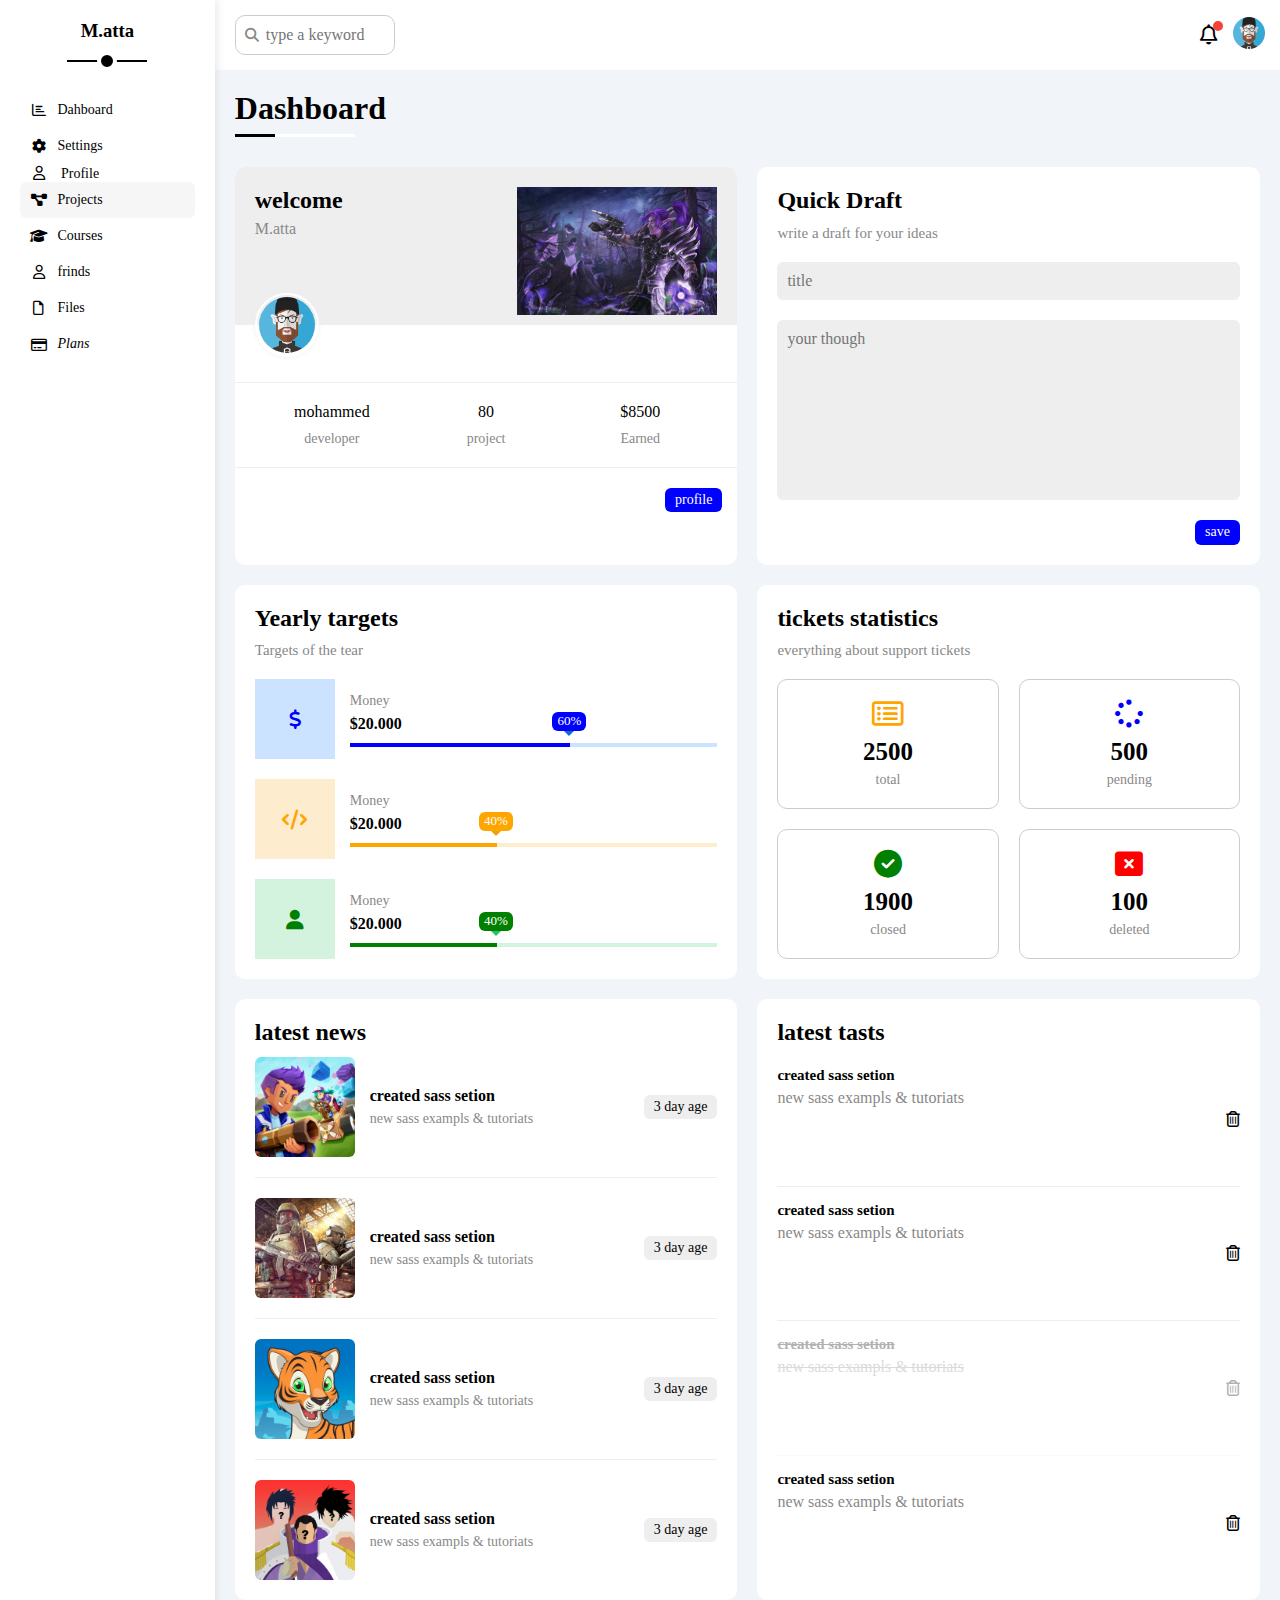
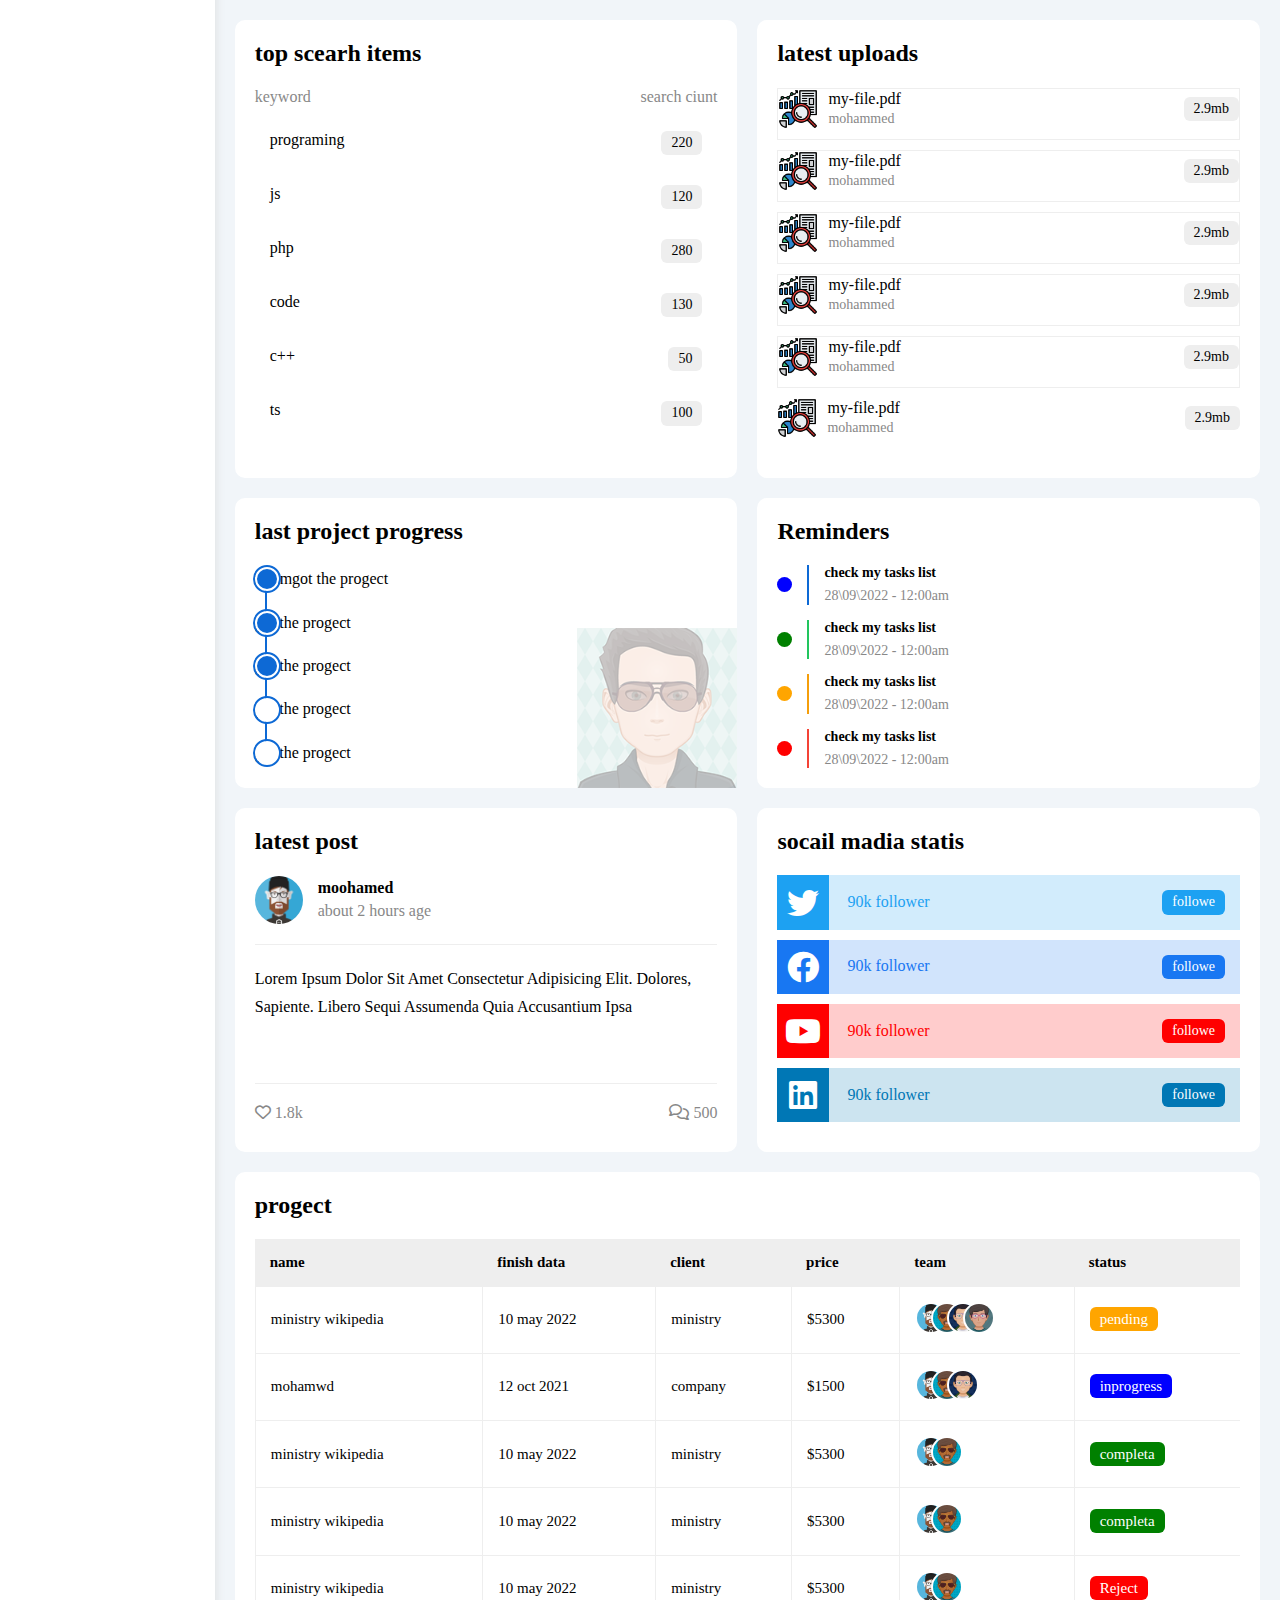
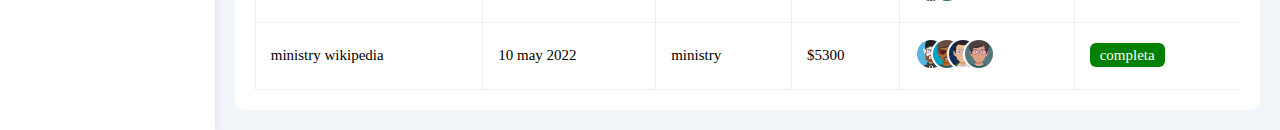
<file: index.html>
<!DOCTYPE html>
<html lang="en">
<head>
    <meta charset="UTF-8">
    <meta name="viewport" content="width=device-width, initial-scale=1.0">
    <link rel="stylesheet" href="css/all.min.css">
    <link rel="stylesheet" href="css/fremwork.css">
    <link rel="stylesheet" href="css/master.css">
    <link rel="stylesheet" href="css/normalize.css">
    
    <link rel="preconnect" href="https://fonts.googleapis.com">
    <link rel="preconnect" href="https://fonts.gstatic.com" crossorigin="">
    <link href="https://fonts.googleapis.com/css2?family=Cairo:wght@300;400;700&amp;display=swap" 
    rel="stylesheet">
    <title>M.atta</title>
</head>
<body>
    <div class="page d-flex"> <!--دف الاب للصفحه-->
        <div class="sideber bg-white p-20 p-relative">
            <h3 class="p-relative txt-c mt-0">M.atta</h3>
            <ul>
                <li>
                    <a class="d-flex align-center fs-14 c-black rad-6 p-10" href="index.html">
                        <i class="fa-regular fa-chart-bar fa-fw"></i>
                        <span>Dahboard</span>
                    </a>
                </li>

                <li>
                    <a class="d-flex align-center fs-14 c-black rad-6 p-10" href="Settings.html">
                        <i class="fa-solid fa-gear fa-fw"></i>
                        <span>Settings</span>
                    </a>
                </li>

                <li>
                    <a class= " -flex align-center fs-14 c-black rad-6 p-10" href="Profile.html">
                        <i class="fa-regular fa-user fa-fw"></i>
                        <span>Profile</span>
                    </a>
                </li>

                <li>
                    <a class="active d-flex align-center fs-14 c-black rad-6 p-10" href="Projects.html">
                        <i class="fa-solid fa-diagram-project fa-fw"></i>
                        <span>Projects</span>
                    </a>
                </li>

                <li>
                    <a class="d-flex align-center fs-14 c-black rad-6 p-10" href="Courses.html">
                        <i class="fa-solid fa-graduation-cap fa-fw"></i>
                        <span>Courses</span>
                    </a>
                </li>

                <li>
                    <a class="d-flex align-center fs-14 c-black rad-6 p-10" href="frinds.html">
                        <i class="fa-regular fa-user fa-fw"></i>
                        <span>frinds</span>
                    </a>
                </li>

                <li>
                    <a class="d-flex align-center fs-14 c-black rad-6 p-10" href="Files.html">
                        <i class="fa-regular fa-file fa-fw"></i>
                        <span>Files</span>
                    </a>
                </li>

                <var>
                    <li>
                        <a class= "d-flex align-center fs-14 c-black rad-6 p-10" href="Plans.html">
                            <i class="fa-regular fa-credit-card fa-fw"></i>
                            <span>Plans</span>
                        </a>
                    </li>
                </var>
            </ul>
        </div>


        <div class="content w-full">  <!--دف الابن للصفحه-->
            <!--start head-->
            <div class="head bg-white p-15 between-flex">
                <div class="search p-relative">
                    <input class="p-10" type="search" placeholder="type a keyword">
                </div>
                <div class="icons d-flex align-center">
                    <span class="notification p-relative "><i class="fa-regular fa-bell fa-lg"></i></span>
                    <pan><img src="image/avatar-01.png"></pan>
                </div>
            </div>
            <!--end head-->
            <h1 class="p-relative ">Dashboard</h1>
            <div class="wrapper d-grid gap-20">
                <div class="welcome bg-white rad-10 txt-c-mobile block-mobile">
                    <div class="intio p-20 d-flex space-between bg-eee">
                        <div>
                            <h2 class="m-0">welcome</h2>
                            <p class="c-grey mt-5">M.atta</p>
                        </div>
                        <img class="hide-mobil" src="image/cat-01.jpg">
                    </div>
                    <img src="image/avatar-01.png" alt="" class="avatar">
                    <div class="body txt-c d-flex p-20 mt-20 mb-20 block-mobile">
                        <div>mohammed<span class="d-block c-grey fs-14 mt-10">developer</span></div>
                        <div>80<span class="d-block c-grey fs-14 mt-10">project</span></div>
                        <div>$8500<span class="d-block c-grey fs-14 mt-10">Earned</span></div>
                    </div>
                    <a href="profile.html" class="visit d-block fs-14 rad-6 bg-blue c-white w-fit btn-shape">profile</a>
                </div>
                <!--start Quick-->
                <div class="Quick p-20 bg-white rad-10">
                        <h2 class="mt-0 mb-10">Quick Draft</h2>
                        <p class="c-grey mt-0 mb-20 fs-15">write a draft for your ideas</p>
                        <form action="">
                            <input class="d-block mb-20 w-full p-10 b-none bg-eee rad-6" type="text" placeholder="title">
                            <textarea class="d-block mb-20 w-full p-10 b-none bg-eee rad-6" placeholder="your though"></textarea>
                            <input class="save d-block fs-14 bg-blue c-white w-fit b-none btn-shape" type="submit" value="save">
                        </form>
                </div>
                <!--end Quick-->


                <!--start targets-->
                <div class="targets p-20 bg-white rad-10">
                    <h2 class="mt-0 mb-10">Yearly targets</h2>
                    <p class="c-grey mt-0 mb-20 fs-15"> Targets of the tear</p>

                    <div class="targets-row mt-20 d-flex align-center blue">
                        <div class="icon center-flex">
                            <i class="fa-solid fa-dollar-sign fa-lg c-blue"></i>
                        </div>
                        <div class="details">
                            <span class="fs-14 c-grey">Money</span>
                            <span class="d-block mt-5 mb-10 fw-bold">$20.000</span>
                            <div class="progress p-relative">
                                <span class="bg-blue blue" style="width: 60%;">
                                <span class="bg-blue">60%</span>
                            </span>
                            </div>
                        </div>
                    </div>

                    <div class="targets-row mt-20 d-flex align-center orange">
                        <div class="icon center-flex">
                            <i class="fa-solid fa-code fa-lg c-orange"></i>
                        </div>
                        <div class="details">
                            <span class="fs-14 c-grey">Money</span>
                            <span class="d-block mt-5 mb-10 fw-bold">$20.000</span>
                            <div class="progress p-relative">
                                <span class="bg-orange orange" style="width: 40%;">
                                <span class="bg-orange">40%</span>
                            </span>
                            </div>
                        </div>
                    </div>

                    <div class="targets-row mt-20 d-flex align-center green">
                        <div class="icon center-flex">
                            <i class="fa-solid fa-user fa-lg c-green"></i>
                        </div>
                        <div class="details">
                            <span class="fs-14 c-grey">Money</span>
                            <span class="d-block mt-5 mb-10 fw-bold">$20.000</span>
                            <div class="progress p-relative">
                                <span class="bg-green green" style="width: 40%;">
                                <span class="bg-green">40%</span>
                            </span>
                            </div>
                        </div>
                    </div>
                </div>
                 <!--start targets-->

                <!--start tickets-->
                <div class="tickets p-20 bg-white rad-10">
                    <h2 class="mt-0 mb-10">tickets statistics</h2>
                    <p class="c-grey mt-0 mb-20 fs-15">everything about support tickets</p>
                    <div class="d-flex txt-c gap-20 f-wrap">
                            <div class="box p-20 rad-10 fs-14 c-grey">
                                <i class="fa-regular fa-rectangle-list fa-2x mb-10 c-orange"></i>
                                    <span class="d-block c-black fw-bold fs-25 mb-5">2500</span>
                                    total
                            </div>

                            <div class="box box p-20 rad-10 fs-14 c-grey">
                                <i class="fa-solid fa-spinner fa-2x mb-10 c-blue"></i>
                                    <span class="d-block c-black fw-bold fs-25 mb-5">500</span>
                                    pending
                            </div>

                            <div class="box box p-20 rad-10 fs-14 c-grey">
                                <i class="fa-solid fa-circle-check fa-2x mb-10 c-green"></i>
                                    <span class="d-block c-black fw-bold fs-25 mb-5">1900</span>
                                closed
                            </div>

                            <div class="box box p-20 rad-10 fs-14 c-grey">
                                <i class="fa-solid fa-rectangle-xmark fa-2x mb-10 c-red"></i>
                                  <span class="d-block c-black fw-bold fs-25 mb-5">100</span>
                                  deleted
                                </div>
                    </div>
                </div>
                                <!--start latest-->
                                <div class="latest p-20 bg-white rad-10 txt-c-mobile">
                                    <h2 class="mt-0 mb-10">latest news </h2>
                                    <div class="new d-flex align-center">
                                            <img src="image/team-01.jpg">
                                            <div class="info">
                                                <h3>created sass setion</h3>
                                                <p class="m-0 fs-14 c-grey">new sass exampls & tutoriats</p>
                                            </div>
                                            <span class="btn-shape bg-eee fs-14 label">3 day age</span>
                                    </div>

                                    <div class="new d-flex align-center">
                                        <img src="image/team-02.jpg">
                                        <div class="info">
                                            <h3>created sass setion</h3>
                                            <p class="m-0 fs-14 c-grey">new sass exampls & tutoriats</p>
                                        </div>
                                        <span class="btn-shape bg-eee fs-14 label">3 day age</span>
                                </div>

                                <div class="new d-flex align-center">
                                    <img src="image/team-03.jpg">
                                    <div class="info">
                                        <h3>created sass setion</h3>
                                        <p class="m-0 fs-14 c-grey">new sass exampls & tutoriats</p>
                                    </div>
                                    <span class="btn-shape bg-eee fs-14 label">3 day age</span>
                            </div>

                            <div class="new d-flex align-center">
                                <img src="image/team-04.jpg">
                                <div class="info">
                                    <h3>created sass setion</h3>
                                    <p class="m-0 fs-14 c-grey">new sass exampls & tutoriats</p>
                                </div>
                                <span class="btn-shape bg-eee fs-14 label">3 day age</span>
                        </div>
                                </div>

                                <!--start tasts-->
                                <div class="tasts p-20 bg-white rad-10">
                                    <h2 class="mt-0 mb-20">latest tasts </h2>
                                    <div class="tast-row between-flex">
                                        <div class="info">
                                            <h3 class="mt-0 mb-5 fs-15">created sass setion</h3>
                                            <p class="m-0 c-grey">new sass exampls & tutoriats</p>
                                        </div>
                                            <i class="fa-regular fa-trash-can delete"></i>
                                    </div>
                                    <div class="tast-row between-flex">
                                        <div class="info">
                                            <h3 class="mt-0 mb-5 fs-15">created sass setion</h3>
                                            <p class="m-0 c-grey">new sass exampls & tutoriats</p>
                                        </div>
                                            <i class="fa-regular fa-trash-can delete"></i>
                                    </div>

                                    <div class="tast-row between-flex done">
                                        <div class="info">
                                            <h3 class="mt-0 mb-5 fs-15">created sass setion</h3>
                                            <p class="m-0 c-grey">new sass exampls & tutoriats</p>
                                        </div>
                                            <i class="fa-regular fa-trash-can delete"></i>
                                    </div>

                                    <div class="tast-row between-flex">
                                        <div class="info">
                                            <h3 class="mt-0 mb-5 fs-15">created sass setion</h3>
                                            <p class="m-0 c-grey">new sass exampls & tutoriats</p>
                                        </div>
                                            <i class="fa-regular fa-trash-can delete"></i>
                                    </div>
                                </div>
                                 <!--start scearh-->
                                <div class="scearh p-20 bg-white rad-10">
                                <h2 class="mt-0 mb-20">top scearh items</h2>
                                <div class="head d-flex space-between c-grey mb-10">
                                    <div>keyword</div>
                                    <div>search ciunt</div>
                                </div>
                                <div class="items d-flex space-between pt-15 pb-15">
                                    <span>programing</span>
                                    <span class="bg-eee fs-14 btn-shape">220</span>
                                </div>

                                <div class="items d-flex space-between pt-15 pb-15">
                                    <span>js</span>
                                    <span class="bg-eee fs-14 btn-shape">120</span>
                                </div>

                                <div class="items d-flex space-between pt-15 pb-15">
                                    <span>php</span>
                                    <span class="bg-eee fs-14 btn-shape">280</span>
                                </div>

                                <div class="items d-flex space-between pt-15 pb-15">
                                    <span>code</span>
                                    <span class="bg-eee fs-14 btn-shape">130</span>
                                </div>

                                <div class="items d-flex space-between pt-15 pb-15">
                                    <span>c++</span>
                                    <span class="bg-eee fs-14 btn-shape">50</span>
                                </div>

                                <div class="items d-flex space-between pt-15 pb-15">
                                    <span>ts</span>
                                    <span class="bg-eee fs-14 btn-shape">100</span>
                                </div>
                                </div>

                                <!--start uploads-->
                                <div class="uploads p-20 bg-white rad-10">
                                <h2 class="mt-0 mb-20">latest uploads </h2>
                                <ul class="m-0">
                                    <li class="between-flex pb-10 mb-10">
                                        <div class="d-flex align-center">
                                            <img class="mr-10" src="image/work-steps-1.png">
                                            <div>
                                                <span class="d-block">my-file.pdf</span>
                                                <span class="fs-14 c-grey">mohammed</span>
                                            </div>
                                        </div>
                                        <div class="bg-eee btn-shape fs-14">2.9mb</div>
                                    </li>

                                    <li class="between-flex pb-10 mb-10">
                                        <div class="d-flex align-center">
                                            <img class="mr-10" src="image/work-steps-1.png">
                                            <div>
                                                <span class="d-block">my-file.pdf</span>
                                                <span class="fs-14 c-grey">mohammed</span>
                                            </div>
                                        </div>
                                        <div class="bg-eee btn-shape fs-14">2.9mb</div>
                                    </li>

                                    <li class="between-flex pb-10 mb-10">
                                        <div class="d-flex align-center">
                                            <img class="mr-10" src="image/work-steps-1.png">
                                            <div>
                                                <span class="d-block">my-file.pdf</span>
                                                <span class="fs-14 c-grey">mohammed</span>
                                            </div>
                                        </div>
                                        <div class="bg-eee btn-shape fs-14">2.9mb</div>
                                    </li>

                                    <li class="between-flex pb-10 mb-10">
                                        <div class="d-flex align-center">
                                            <img class="mr-10" src="image/work-steps-1.png">
                                            <div>
                                                <span class="d-block">my-file.pdf</span>
                                                <span class="fs-14 c-grey">mohammed</span>
                                            </div>
                                        </div>
                                        <div class="bg-eee btn-shape fs-14">2.9mb</div>
                                    </li>

                                    <li class="between-flex pb-10 mb-10">
                                        <div class="d-flex align-center">
                                            <img class="mr-10" src="image/work-steps-1.png">
                                            <div>
                                                <span class="d-block">my-file.pdf</span>
                                                <span class="fs-14 c-grey">mohammed</span>
                                            </div>
                                        </div>
                                        <div class="bg-eee btn-shape fs-14">2.9mb</div>
                                    </li>

                                    <li class="between-flex pb-10 mb-10">
                                        <div class="d-flex align-center">
                                            <img class="mr-10" src="image/work-steps-1.png">
                                            <div>
                                                <span class="d-block">my-file.pdf</span>
                                                <span class="fs-14 c-grey">mohammed</span>
                                            </div>
                                        </div>
                                        <div class="bg-eee btn-shape fs-14">2.9mb</div>
                                    </li>
                                </ul>
                                </div>
                                <!--start project-->
                                <div class="project p-20 bg-white rad-10 p-relative">
                                    <h2 class="mt-0 mb-20">last project progress </h2>
                                    <ul class="m-0 p-relative">
                                        <li class="mt-25 d-flex align-center done"> mmmgot the progect</li>
                                        <li class="mt-25 d-flex align-center done"> got the progect</li>
                                        <li class="mt-25 d-flex align-center done"> got the progect</li>
                                        <li class="mt-25 d-flex align-center current"> got the progect</li>
                                        <li class="mt-25 d-flex align-center "> got the progect</li>
                                    </ul>
                                    <img class="icon hide-mobil" src="image/avatar-06.png">
                                    </div>

                              <!--start reminders-->
                                <div class="reminders p-20 bg-white rad-10 p-relative">
                                <h2 class="mt-0 mb-25">Reminders </h2>
                                <ul class="m-0">
                                    <li class="d-flex align-center mt-15">
                                        <span class="key bg-blue mr-15 d-block rad-half"></span>
                                        <div class="pl-15 blue">
                                            <p class="fs-14 fw-bold mt-0 mb-5">check my tasks list</p>
                                            <span class="fs-14 c-grey">28\09\2022 - 12:00am</span>
                                        </div>
                                    </li>
                                    <li class="d-flex align-center mt-15">
                                        <span class="key bg-green mr-15 d-block rad-half"></span>
                                        <div class="pl-15 green">
                                            <p class="fs-14 fw-bold mt-0 mb-5">check my tasks list</p>
                                            <span class="fs-14 c-grey">28\09\2022 - 12:00am</span>
                                        </div>
                                    </li>
                                    <li class="d-flex align-center mt-15">
                                        <span class="key bg-orange mr-15 d-block rad-half"></span>
                                        <div class="pl-15 orange">
                                            <p class="fs-14 fw-bold mt-0 mb-5">check my tasks list</p>
                                            <span class="fs-14 c-grey">28\09\2022 - 12:00am</span>
                                        </div>
                                    </li>
                                    <li class="d-flex align-center mt-15">
                                        <span class="key bg-red mr-15 d-block rad-half"></span>
                                        <div class="pl-15 red">
                                            <p class="fs-14 fw-bold mt-0 mb-5">check my tasks list</p>
                                            <span class="fs-14 c-grey">28\09\2022 - 12:00am</span>
                                        </div>
                                    </li>
                                </ul>
                                </div>

                                  <!--start post-->
                                <div class="post p-20 bg-white rad-10 p-relative">
                                    <h2 class="mt-0 mb-20">latest post</h2>
                                    <div class="top d-flex align-center">
                                        <img class="avatar mr-15" src="image/avatar-01.png">
                                        <div class="info">
                                            <span class="d-block mb-5 fw-bold">moohamed</span>
                                            <span class="c-grey">about 2 hours age</span>
                                        </div>
                                    </div>
                                    <div class="post-content txt-c-mobile pt-20 mt-20 mb-20">
                                        Lorem ipsum dolor sit amet consectetur adipisicing elit. 
                                        Dolores, sapiente. Libero sequi assumenda quia accusantium ipsa
                                    </div>
                                    <div class="post-stats between-flex c-grey">
                                        <div>
                                            <i class="fa-regular fa-heart"></i>
                                            <span>1.8k</span>
                                        </div>
                                        <div>
                                            <i class="fa-regular fa-comments"></i>
                                            <span>500</span>
                                        </div>
                                    </div>
                                </div>

                <!--start socail madia statis--> <!--موقع بلانت كرر للالوان الايقونات brand color-->
                                <div class="socail p-20 bg-white rad-10 p-relative">
                                    <h2 class="mt-0 mb-25">socail madia statis</h2>
                                    <div class="box twitter p-15 p-relative mb-10 between-flex">
                                        <i class="fa-brands fa-twitter fa-2x c-white h-full center-flex"></i>
                                        <span>90k follower</span>
                                        <a class="fs-14 c-white btn-shape" href="#">followe</a>
                                    </div>
                                    <div class="box facebook p-15 p-relative mb-10 between-flex">
                                        <i class="fa-brands fa-facebook fa-2x c-white h-full center-flex"></i>
                                        <span>90k follower</span>
                                        <a class="fs-14 c-white btn-shape" href="#">followe</a>
                                    </div>
                                    <div class="box youtube p-15 p-relative mb-10 between-flex">
                                        <i class="fa-brands fa-youtube fa-2x c-white h-full center-flex"></i>
                                        <span>90k follower</span>
                                        <a class="fs-14 c-white btn-shape" href="#">followe</a>
                                    </div>
                                    <div class="box linkedin p-15 p-relative mb-10 between-flex">
                                        <i class="fa-brands fa-linkedin fa-2x c-white h-full center-flex"></i>
                                        <span>90k follower</span>
                                        <a class="fs-14 c-white btn-shape" href="#">followe</a>
                                    </div>
                                </div>
            </div> <!--النهايه دف الجرد-->
            <!--start label-->
            <div class="progect p-20 bg-white rad-10 m-20">
                <h2 class="mt-0 mb-20">progect</h2>
                <div class="responsive-table">
                    <table class="fs-15 w-fit">
                        <thead>
                            <tr>
                                <td>name</td>
                                <td>finish data</td>
                                <td>client</td>
                                <td>price</td>
                                <td>team</td>
                                <td>status</td>
                            </tr>
                        </thead>
                        <tbody>
                            <tr>
                                <td>ministry wikipedia</td>
                                <td> 10 may 2022</td>
                                <td>ministry</td>
                                <td>$5300</td>
                                <td>
                                    <img src="image/avatar-01.png">
                                    <img src="image/avatar-02.png">
                                    <img src="image/avatar-03.png">
                                    <img src="image/avatar-04.png">
                                </td>
                                <td>
                                    <span class="label btn-shape bg-orange c-white">pending</span>
                                </td>
                            </tr>

                            <tr>
                                <td>mohamwd</td>
                                <td> 12 oct 2021</td>
                                <td>company</td>
                                <td>$1500</td>
                                <td>
                                    <img src="image/avatar-01.png">
                                    <img src="image/avatar-02.png">
                                    <img src="image/avatar-03.png">
                                </td>
                                <td>
                                    <span class="label btn-shape bg-blue c-white">inprogress</span>
                                </td>
                            </tr>

                            <tr>
                                <td>ministry wikipedia</td>
                                <td> 10 may 2022</td>
                                <td>ministry</td>
                                <td>$5300</td>
                                <td>
                                    <img src="image/avatar-01.png">
                                    <img src="image/avatar-02.png">
                                </td>
                                <td>
                                    <span class="label btn-shape bg-green c-white">completa</span>
                                </td>
                            </tr>

                            <tr>
                                <td>ministry wikipedia</td>
                                <td> 10 may 2022</td>
                                <td>ministry</td>
                                <td>$5300</td>
                                <td>
                                    <img src="image/avatar-01.png">
                                    <img src="image/avatar-02.png">
                                </td>
                                <td>
                                    <span class="label  btn-shape bg-green c-white">completa</span>
                                </td>
                            </tr>

                            <tr>
                                <td>ministry wikipedia</td>
                                <td> 10 may 2022</td>
                                <td>ministry</td>
                                <td>$5300</td>
                                <td>
                                    <img src="image/avatar-01.png">
                                    <img src="image/avatar-02.png">
                                </td>
                                <td>
                                    <span class="label btn-shape bg-red c-white">Reject</span>
                                </td>
                            </tr>

                            <tr>
                                <td>ministry wikipedia</td>
                                <td> 10 may 2022</td>
                                <td>ministry</td>
                                <td>$5300</td>
                                <td>
                                    <img src="image/avatar-01.png">
                                    <img src="image/avatar-02.png">
                                    <img src="image/avatar-03.png">
                                    <img src="image/avatar-04.png">
                                </td>
                                <td>
                                    <span class="label btn-shape bg-green c-white">completa</span>
                                </td>
                            </tr>
                        </tbody>
                    </table>
                </div>
            </div>
        </div>  <!-- نهايه دف الابن للصفحه-->
    </div> <!-- نهايه دف الاب للصفحه -->
</body>
</html>
</file>
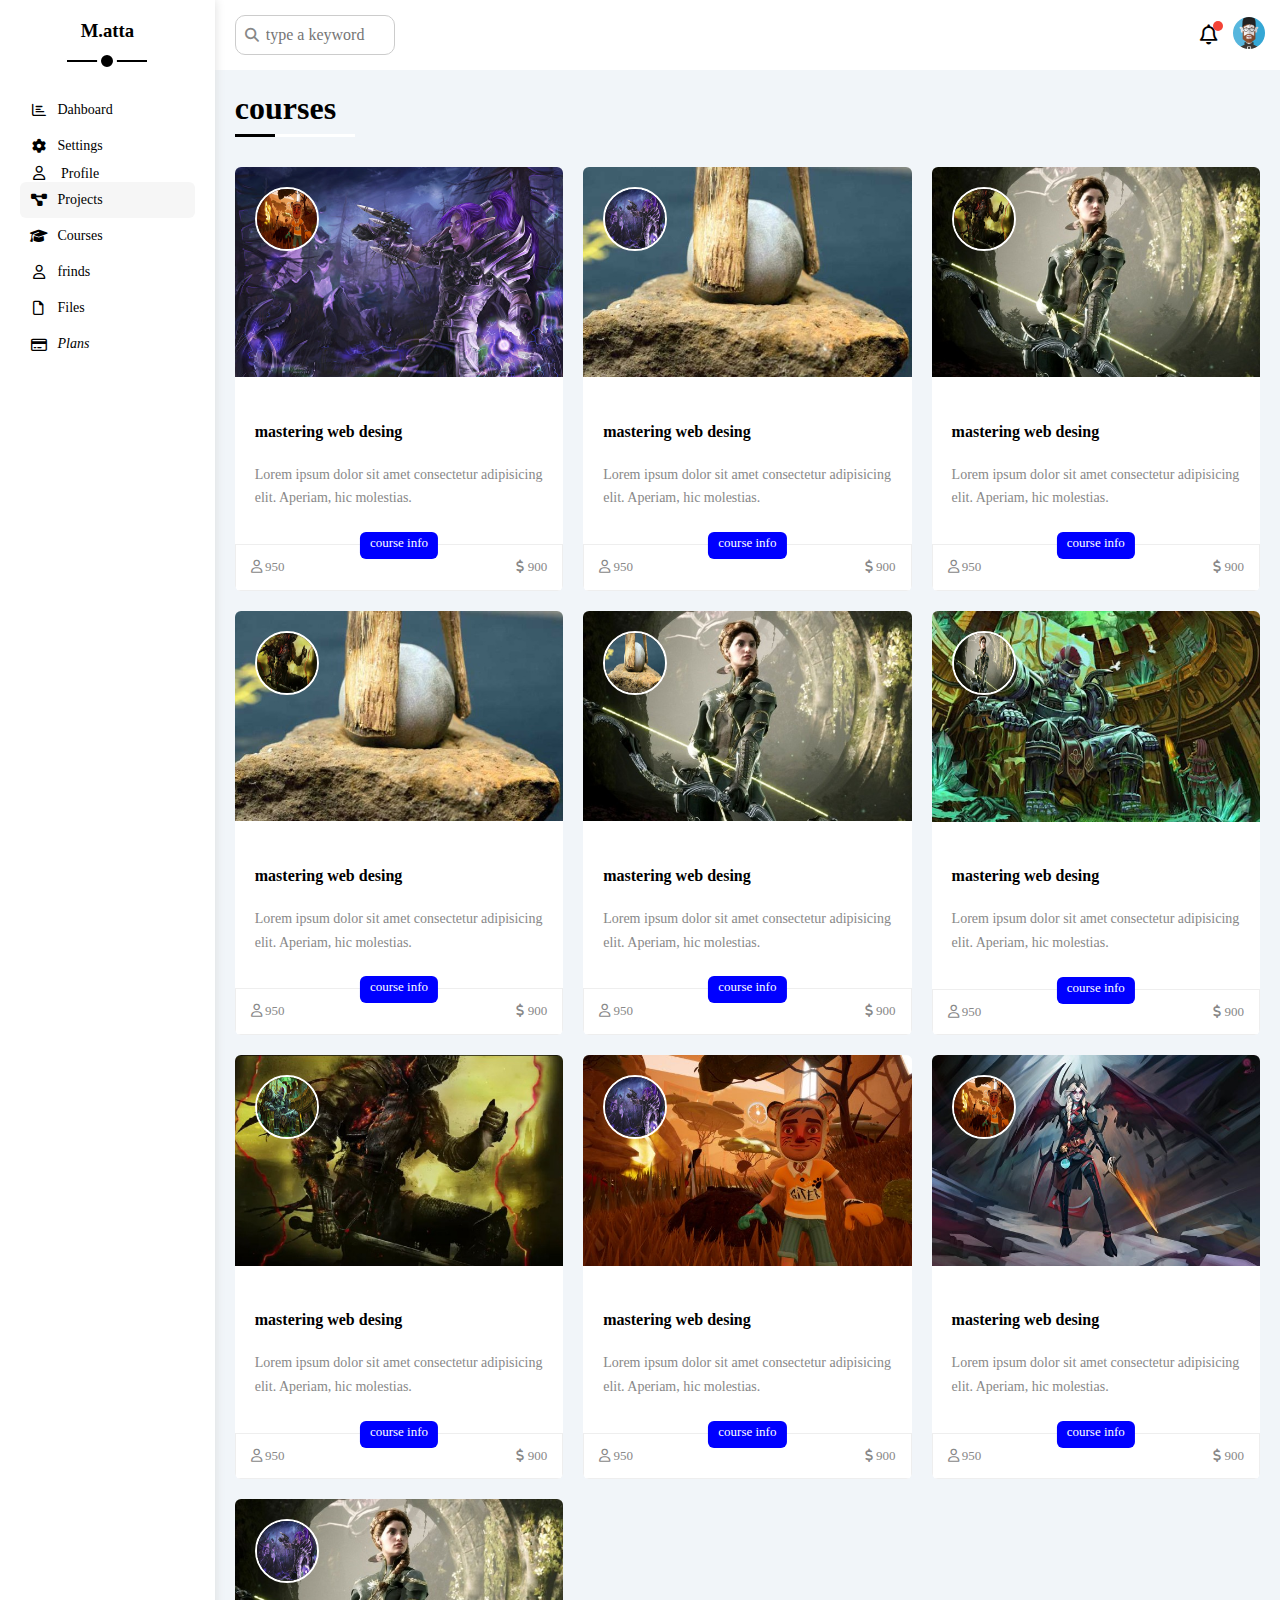
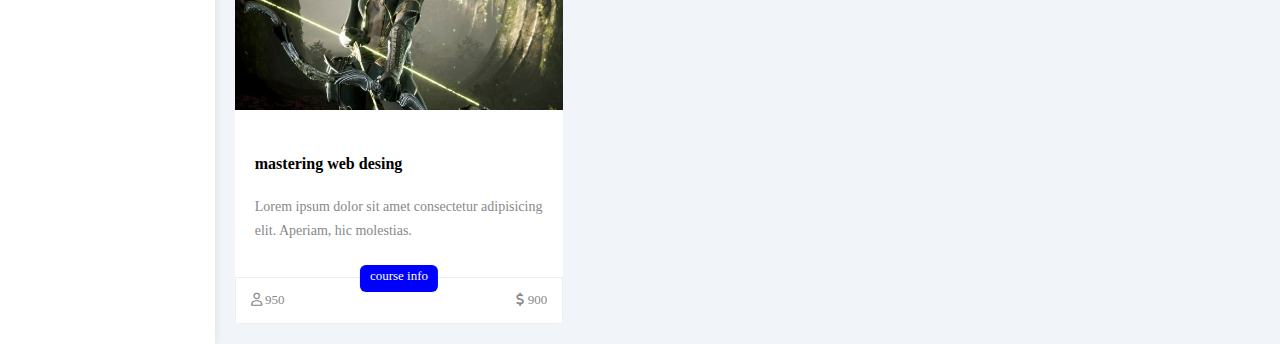
<file: courses.html>
<!DOCTYPE html>
<html lang="en">
<head>
    <meta charset="UTF-8">
    <meta name="viewport" content="width=device-width, initial-scale=1.0">
    <link rel="stylesheet" href="css/all.min.css">
    <link rel="stylesheet" href="css/fremwork.css">
    <link rel="stylesheet" href="css/master.css">
    <link rel="stylesheet" href="css/normalize.css">
    
    <link rel="preconnect" href="https://fonts.googleapis.com">
    <link rel="preconnect" href="https://fonts.gstatic.com" crossorigin="">
    <link href="https://fonts.googleapis.com/css2?family=Cairo:wght@300;400;700&amp;display=swap" 
    rel="stylesheet">
    <title>courses</title>
</head>
<body>
    <div class="page d-flex"> <!--دف الاب للصفحه-->
        <div class="sideber bg-white p-20 p-relative">
            <h3 class="p-relative txt-c mt-0">M.atta</h3>
            <ul>
                <li>
                    <a class="d-flex align-center fs-14 c-black rad-6 p-10" href="index.html">
                        <i class="fa-regular fa-chart-bar fa-fw"></i>
                        <span>Dahboard</span>
                    </a>
                </li>

                <li>
                    <a class="d-flex align-center fs-14 c-black rad-6 p-10" href="Settings.html">
                        <i class="fa-solid fa-gear fa-fw"></i>
                        <span>Settings</span>
                    </a>
                </li>

                <li>
                    <a class= " -flex align-center fs-14 c-black rad-6 p-10" href="Profile.html">
                        <i class="fa-regular fa-user fa-fw"></i>
                        <span>Profile</span>
                    </a>
                </li>

                <li>
                    <a class="active d-flex align-center fs-14 c-black rad-6 p-10" href="Projects.html">
                        <i class="fa-solid fa-diagram-project fa-fw"></i>
                        <span>Projects</span>
                    </a>
                </li>

                <li>
                    <a class="d-flex align-center fs-14 c-black rad-6 p-10" href="Courses.html">
                        <i class="fa-solid fa-graduation-cap fa-fw"></i>
                        <span>Courses</span>
                    </a>
                </li>

                <li>
                    <a class="d-flex align-center fs-14 c-black rad-6 p-10" href="frinds.html">
                        <i class="fa-regular fa-user fa-fw"></i>
                        <span>frinds</span>
                    </a>
                </li>

                <li>
                    <a class="d-flex align-center fs-14 c-black rad-6 p-10" href="Files.html">
                        <i class="fa-regular fa-file fa-fw"></i>
                        <span>Files</span>
                    </a>
                </li>

                <var>
                    <li>
                        <a class= "d-flex align-center fs-14 c-black rad-6 p-10" href="Plans.html">
                            <i class="fa-regular fa-credit-card fa-fw"></i>
                            <span>Plans</span>
                        </a>
                    </li>
                </var>
            </ul>
        </div>


        <div class="content w-full">  <!--دف الابن للصفحه-->
            <!--start head-->
            <div class="head bg-white p-15 between-flex">
                <div class="search p-relative">
                    <input class="p-10" type="search" placeholder="type a keyword">
                </div>
                <div class="icons d-flex align-center">
                    <span class="notification p-relative "><i class="fa-regular fa-bell fa-lg"></i></span>
                    <span><img src="image/avatar-01.png"></span>
                </div>
            </div>
            <!--end head-->

            <!--start courses-->
            <h1 class="p-relative ">courses</h1>
            <div class="courses d-grid m-20 gap-20">
                <div class="course bg-white rad-6 p-relative">
                    <img class="cover" src="image/cat-01.jpg" alt="">
                    <img class="instructor" src="image/cat-02.jpg" alt="">
                    <div class="p-20">
                        <h4>mastering web desing</h4>
                        <p class="dascription c-grey mt-15 fs-14">Lorem ipsum dolor sit amet consectetur adipisicing elit. Aperiam, hic molestias.</label></p>
                    </div>
                    <div class="info p-15 p-relative between-flex">
                         <span class="title bg-blue c-white btn-shape">course info</span>
                         <span class="c-grey"><i class="fa-regular fa-user"></i> 950</span>
                         <span class="c-grey"><i class="fa-solid fa-dollar-sign"></i> 900</span>
                    </div>
                </div>

                <div class="course bg-white rad-6 p-relative">
                    <img class="cover" src="image/cat-07.jpg" alt="">
                    <img class="instructor" src="image/cat-01.jpg" alt="">
                    <div class="p-20">
                        <h4>mastering web desing</h4>
                        <p class="dascription c-grey mt-15 fs-14">Lorem ipsum dolor sit amet consectetur adipisicing elit. Aperiam, hic molestias.</label></p>
                    </div>
                    <div class="info p-15 p-relative between-flex">
                         <span class="title bg-blue c-white btn-shape">course info</span>
                         <span class="c-grey"><i class="fa-regular fa-user"></i> 950</span>
                         <span class="c-grey"><i class="fa-solid fa-dollar-sign"></i> 900</span>
                    </div>
                </div>

                <div class="course bg-white rad-6 p-relative">
                    <img class="cover" src="image/cat-03.jpg" alt="">
                    <img class="instructor" src="image/cat-05.jpg" alt="">
                    <div class="p-20">
                        <h4>mastering web desing</h4>
                        <p class="dascription c-grey mt-15 fs-14">Lorem ipsum dolor sit amet consectetur adipisicing elit. Aperiam, hic molestias.</label></p>
                    </div>
                    <div class="info p-15 p-relative between-flex">
                         <span class="title bg-blue c-white btn-shape">course info</span>
                         <span class="c-grey"><i class="fa-regular fa-user"></i> 950</span>
                         <span class="c-grey"><i class="fa-solid fa-dollar-sign"></i> 900</span>
                    </div>
                </div>

                <div class="course bg-white rad-6 p-relative">
                    <img class="cover" src="image/cat-07.jpg" alt="">
                    <img class="instructor" src="image/cat-05.jpg" alt="">
                    <div class="p-20">
                        <h4>mastering web desing</h4>
                        <p class="dascription c-grey mt-15 fs-14">Lorem ipsum dolor sit amet consectetur adipisicing elit. Aperiam, hic molestias.</label></p>
                    </div>
                    <div class="info p-15 p-relative between-flex">
                         <span class="title bg-blue c-white btn-shape">course info</span>
                         <span class="c-grey"><i class="fa-regular fa-user"></i> 950</span>
                         <span class="c-grey"><i class="fa-solid fa-dollar-sign"></i> 900</span>
                    </div>
                </div>

                <div class="course bg-white rad-6 p-relative">
                    <img class="cover" src="image/cat-03.jpg" alt="">
                    <img class="instructor" src="image/cat-07.jpg" alt="">
                    <div class="p-20">
                        <h4>mastering web desing</h4>
                        <p class="dascription c-grey mt-15 fs-14">Lorem ipsum dolor sit amet consectetur adipisicing elit. Aperiam, hic molestias.</label></p>
                    </div>
                    <div class="info p-15 p-relative between-flex">
                         <span class="title bg-blue c-white btn-shape">course info</span>
                         <span class="c-grey"><i class="fa-regular fa-user"></i> 950</span>
                         <span class="c-grey"><i class="fa-solid fa-dollar-sign"></i> 900</span>
                    </div>
                </div>

                <div class="course bg-white rad-6 p-relative">
                    <img class="cover" src="image/cat-06.jpg" alt="">
                    <img class="instructor" src="image/cat-03.jpg" alt="">
                    <div class="p-20">
                        <h4>mastering web desing</h4>
                        <p class="dascription c-grey mt-15 fs-14">Lorem ipsum dolor sit amet consectetur adipisicing elit. Aperiam, hic molestias.</label></p>
                    </div>
                    <div class="info p-15 p-relative between-flex">
                         <span class="title bg-blue c-white btn-shape">course info</span>
                         <span class="c-grey"><i class="fa-regular fa-user"></i> 950</span>
                         <span class="c-grey"><i class="fa-solid fa-dollar-sign"></i> 900</span>
                    </div>
                </div>

                <div class="course bg-white rad-6 p-relative">
                    <img class="cover" src="image/cat-05.jpg" alt="">
                    <img class="instructor" src="image/cat-06.jpg" alt="">
                    <div class="p-20">
                        <h4>mastering web desing</h4>
                        <p class="dascription c-grey mt-15 fs-14">Lorem ipsum dolor sit amet consectetur adipisicing elit. Aperiam, hic molestias.</label></p>
                    </div>
                    <div class="info p-15 p-relative between-flex">
                         <span class="title bg-blue c-white btn-shape">course info</span>
                         <span class="c-grey"><i class="fa-regular fa-user"></i> 950</span>
                         <span class="c-grey"><i class="fa-solid fa-dollar-sign"></i> 900</span>
                    </div>
                </div>

                <div class="course bg-white rad-6 p-relative">
                    <img class="cover" src="image/cat-02.jpg" alt="">
                    <img class="instructor" src="image/cat-01.jpg" alt="">
                    <div class="p-20">
                        <h4>mastering web desing</h4>
                        <p class="dascription c-grey mt-15 fs-14">Lorem ipsum dolor sit amet consectetur adipisicing elit. Aperiam, hic molestias.</label></p>
                    </div>
                    <div class="info p-15 p-relative between-flex">
                         <span class="title bg-blue c-white btn-shape">course info</span>
                         <span class="c-grey"><i class="fa-regular fa-user"></i> 950</span>
                         <span class="c-grey"><i class="fa-solid fa-dollar-sign"></i> 900</span>
                    </div>
                </div>

                <div class="course bg-white rad-6 p-relative">
                    <img class="cover" src="image/cat-04.jpg" alt="">
                    <img class="instructor" src="image/cat-02.jpg" alt="">
                    <div class="p-20">
                        <h4>mastering web desing</h4>
                        <p class="dascription c-grey mt-15 fs-14">Lorem ipsum dolor sit amet consectetur adipisicing elit. Aperiam, hic molestias.</label></p>
                    </div>
                    <div class="info p-15 p-relative between-flex">
                         <span class="title bg-blue c-white btn-shape">course info</span>
                         <span class="c-grey"><i class="fa-regular fa-user"></i> 950</span>
                         <span class="c-grey"><i class="fa-solid fa-dollar-sign"></i> 900</span>
                    </div>
                </div>

                <div class="course bg-white rad-6 p-relative">
                    <img class="cover" src="image/cat-03.jpg" alt="">
                    <img class="instructor" src="image/cat-01.jpg" alt="">
                    <div class="p-20">
                        <h4>mastering web desing</h4>
                        <p class="dascription c-grey mt-15 fs-14">Lorem ipsum dolor sit amet consectetur adipisicing elit. Aperiam, hic molestias.</label></p>
                    </div>
                    <div class="info p-15 p-relative between-flex">
                         <span class="title bg-blue c-white btn-shape">course info</span>
                         <span class="c-grey"><i class="fa-regular fa-user"></i> 950</span>
                         <span class="c-grey"><i class="fa-solid fa-dollar-sign"></i> 900</span>
                    </div>
                </div>
            </div>
            </div>  <!-- نهايه دف الابن للصفحه-->
    </div> <!-- نهايه دف الاب للصفحه -->
</body>
</html>
</file>
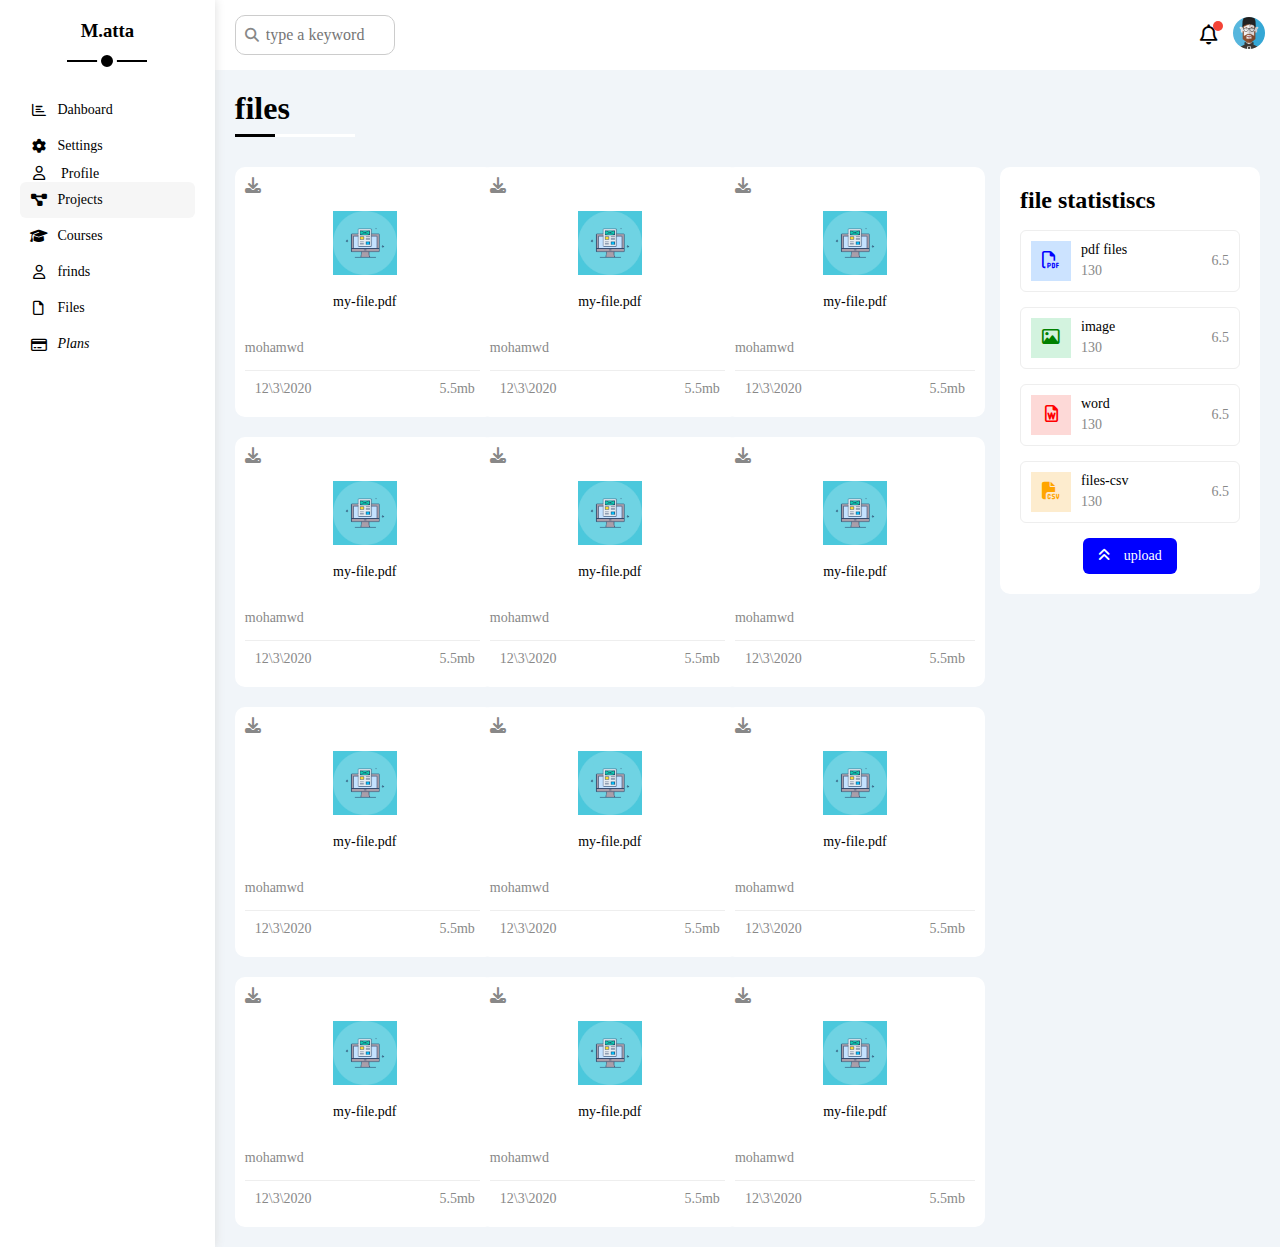
<file: files.html>
<!DOCTYPE html>
<html lang="en">
<head>
    <meta charset="UTF-8">
    <meta name="viewport" content="width=device-width, initial-scale=1.0">
    <link rel="stylesheet" href="css/all.min.css">
    <link rel="stylesheet" href="css/fremwork.css">
    <link rel="stylesheet" href="css/master.css">
    <link rel="stylesheet" href="css/normalize.css">
    
    <link rel="preconnect" href="https://fonts.googleapis.com">
    <link rel="preconnect" href="https://fonts.gstatic.com" crossorigin="">
    <link href="https://fonts.googleapis.com/css2?family=Cairo:wght@300;400;700&amp;display=swap" 
    rel="stylesheet">
    <title>files</title>
</head>
<body>
    <div class="page d-flex"> <!--دف الاب للصفحه-->
        <div class="sideber bg-white p-20 p-relative">
            <h3 class="p-relative txt-c mt-0">M.atta</h3>
            <ul>
                <li>
                    <a class="d-flex align-center fs-14 c-black rad-6 p-10" href="index.html">
                        <i class="fa-regular fa-chart-bar fa-fw"></i>
                        <span>Dahboard</span>
                    </a>
                </li>

                <li>
                    <a class="d-flex align-center fs-14 c-black rad-6 p-10" href="Settings.html">
                        <i class="fa-solid fa-gear fa-fw"></i>
                        <span>Settings</span>
                    </a>
                </li>

                <li>
                    <a class= " -flex align-center fs-14 c-black rad-6 p-10" href="Profile.html">
                        <i class="fa-regular fa-user fa-fw"></i>
                        <span>Profile</span>
                    </a>
                </li>

                <li>
                    <a class="active d-flex align-center fs-14 c-black rad-6 p-10" href="Projects.html">
                        <i class="fa-solid fa-diagram-project fa-fw"></i>
                        <span>Projects</span>
                    </a>
                </li>

                <li>
                    <a class="d-flex align-center fs-14 c-black rad-6 p-10" href="Courses.html">
                        <i class="fa-solid fa-graduation-cap fa-fw"></i>
                        <span>Courses</span>
                    </a>
                </li>

                <li>
                    <a class="d-flex align-center fs-14 c-black rad-6 p-10" href="frinds.html">
                        <i class="fa-regular fa-user fa-fw"></i>
                        <span>frinds</span>
                    </a>
                </li>

                <li>
                    <a class="d-flex align-center fs-14 c-black rad-6 p-10" href="Files.html">
                        <i class="fa-regular fa-file fa-fw"></i>
                        <span>Files</span>
                    </a>
                </li>

                <var>
                    <li>
                        <a class= "d-flex align-center fs-14 c-black rad-6 p-10" href="Plans.html">
                            <i class="fa-regular fa-credit-card fa-fw"></i>
                            <span>Plans</span>
                        </a>
                    </li>
                </var>
            </ul>
        </div>


        <div class="content w-full">  <!--دف الابن للصفحه-->
            <!--start head-->
            <div class="head bg-white p-15 between-flex">
                <div class="search p-relative">
                    <input class="p-10" type="search" placeholder="type a keyword">
                </div>
                <div class="icons d-flex align-center">
                    <span class="notification p-relative "><i class="fa-regular fa-bell fa-lg"></i></span>
                    <span><img src="image/avatar-01.png"></span>
                </div>
            </div>
            <!--end head-->

            <!--start files-->
            <h1 class="p-relative ">files</h1>
            <div class="files d-flex m-20 gap-20">
                <div class="file mmm p-20 bg-white rad-10">
                    <h2 class="mt-0 mb-15 txt-c-mobile">file statistiscs</h2>
                    <div class="d-flex align-center border-eee p-10 rad-6 mb-15 fs-14">
                        <i class="fa-regular fa-file-pdf fa-lg blue center-flex c-blue icon"></i>
                        <div class="info">
                            <span>pdf files</span>
                            <span class="c-grey d-block mt-5">130 </span>
                        </div>
                        <div class="size c-grey">6.5 </div>
                    </div>
                    <div class="d-flex align-center border-eee p-10 rad-6 mb-15 fs-14">
                        <i class="fa-regular fa-image fa-lg green center-flex c-green icon"></i>
                        <div class="info">
                            <span>image</span>
                            <span class="c-grey d-block mt-5">130 </span>
                        </div>
                        <div class="size c-grey">6.5 </div>
                    </div>
                    <div class="d-flex align-center border-eee p-10 rad-6 mb-15 fs-14">
                        <i class="fa-regular fa-file-word fa-lg red center-flex c-red icon"></i>
                        <div class="info">
                            <span>word</span>
                            <span class="c-grey d-block mt-5">130 </span>
                        </div>
                        <div class="size c-grey">6.5 </div>
                    </div>
                    <div class="d-flex align-center border-eee p-10 rad-6 mb-15 fs-14">
                        <i class="fa-solid fa-file-csv fa-lg orange center-flex c-orange icon"></i>
                        <div class="info">
                            <span>files-csv</span>
                            <span class="c-grey d-block mt-5">130 </span>
                        </div>
                        <div class="size c-grey">6.5 </div>
                    </div>
                    <a class="upload bg-blue c-white fs-14 rad-6 d-block w-fit" href="#">
                        <i class="fa-solid fa-angles-up mr-10"></i>
                        upload</a>
                </div>
                <div class="file-content d-grid gap-20">
                    <div class="file bg-white p-10 rad-10">
                        <i class="fa-solid fa-download c-grey p-rabsolute"></i>
                        <div class="icone txt-c">
                            <img class="mt-15 mb-15" src="image/gallery-01.png" alt="" />
                        </div>
                        <div class="txt-c mb-10 fs-14">my-file.pdf</div>
                        <p class="c-grey fs-14">mohamwd</p>
                        <div class="info between-flex mt-10 p-10 fs-14 c-grey">
                            <span>12\3\2020</span>
                            <span>5.5mb</span>
                        </div>
                    </div>
                    <div class="file bg-white p-10 rad-10">
                        <i class="fa-solid fa-download c-grey p-rabsolute"></i>
                        <div class="icone txt-c">
                            <img class="mt-15 mb-15" src="image/gallery-01.png" alt="" />
                        </div>
                        <div class="txt-c mb-10 fs-14">my-file.pdf</div>
                        <p class="c-grey fs-14">mohamwd</p>
                        <div class="info between-flex mt-10 p-10 fs-14 c-grey">
                            <span>12\3\2020</span>
                            <span>5.5mb</span>
                        </div>
                    </div>
                    <div class="file bg-white p-10 rad-10">
                        <i class="fa-solid fa-download c-grey p-rabsolute"></i>
                        <div class="icone txt-c">
                            <img class="mt-15 mb-15" src="image/gallery-01.png" alt="" />
                        </div>
                        <div class="txt-c mb-10 fs-14">my-file.pdf</div>
                        <p class="c-grey fs-14">mohamwd</p>
                        <div class="info between-flex mt-10 p-10 fs-14 c-grey">
                            <span>12\3\2020</span>
                            <span>5.5mb</span>
                        </div>
                    </div>
                    <div class="file bg-white p-10 rad-10">
                        <i class="fa-solid fa-download c-grey p-rabsolute"></i>
                        <div class="icone txt-c">
                            <img class="mt-15 mb-15" src="image/gallery-01.png" alt="" />
                        </div>
                        <div class="txt-c mb-10 fs-14">my-file.pdf</div>
                        <p class="c-grey fs-14">mohamwd</p>
                        <div class="info between-flex mt-10 p-10 fs-14 c-grey">
                            <span>12\3\2020</span>
                            <span>5.5mb</span>
                        </div>
                    </div>
                    <div class="file bg-white p-10 rad-10">
                        <i class="fa-solid fa-download c-grey p-rabsolute"></i>
                        <div class="icone txt-c">
                            <img class="mt-15 mb-15" src="image/gallery-01.png" alt="" />
                        </div>
                        <div class="txt-c mb-10 fs-14">my-file.pdf</div>
                        <p class="c-grey fs-14">mohamwd</p>
                        <div class="info between-flex mt-10 p-10 fs-14 c-grey">
                            <span>12\3\2020</span>
                            <span>5.5mb</span>
                        </div>
                    </div>
                    <div class="file bg-white p-10 rad-10">
                        <i class="fa-solid fa-download c-grey p-rabsolute"></i>
                        <div class="icone txt-c">
                            <img class="mt-15 mb-15" src="image/gallery-01.png" alt="" />
                        </div>
                        <div class="txt-c mb-10 fs-14">my-file.pdf</div>
                        <p class="c-grey fs-14">mohamwd</p>
                        <div class="info between-flex mt-10 p-10 fs-14 c-grey">
                            <span>12\3\2020</span>
                            <span>5.5mb</span>
                        </div>
                    </div>
                    <div class="file bg-white p-10 rad-10">
                        <i class="fa-solid fa-download c-grey p-rabsolute"></i>
                        <div class="icone txt-c">
                            <img class="mt-15 mb-15" src="image/gallery-01.png" alt="" />
                        </div>
                        <div class="txt-c mb-10 fs-14">my-file.pdf</div>
                        <p class="c-grey fs-14">mohamwd</p>
                        <div class="info between-flex mt-10 p-10 fs-14 c-grey">
                            <span>12\3\2020</span>
                            <span>5.5mb</span>
                        </div>
                    </div>
                    <div class="file bg-white p-10 rad-10">
                        <i class="fa-solid fa-download c-grey p-rabsolute"></i>
                        <div class="icone txt-c">
                            <img class="mt-15 mb-15" src="image/gallery-01.png" alt="" />
                        </div>
                        <div class="txt-c mb-10 fs-14">my-file.pdf</div>
                        <p class="c-grey fs-14">mohamwd</p>
                        <div class="info between-flex mt-10 p-10 fs-14 c-grey">
                            <span>12\3\2020</span>
                            <span>5.5mb</span>
                        </div>
                    </div>
                    <div class="file bg-white p-10 rad-10">
                        <i class="fa-solid fa-download c-grey p-rabsolute"></i>
                        <div class="icone txt-c">
                            <img class="mt-15 mb-15" src="image/gallery-01.png" alt="" />
                        </div>
                        <div class="txt-c mb-10 fs-14">my-file.pdf</div>
                        <p class="c-grey fs-14">mohamwd</p>
                        <div class="info between-flex mt-10 p-10 fs-14 c-grey">
                            <span>12\3\2020</span>
                            <span>5.5mb</span>
                        </div>
                    </div>
                    <div class="file bg-white p-10 rad-10">
                        <i class="fa-solid fa-download c-grey p-rabsolute"></i>
                        <div class="icone txt-c">
                            <img class="mt-15 mb-15" src="image/gallery-01.png" alt="" />
                        </div>
                        <div class="txt-c mb-10 fs-14">my-file.pdf</div>
                        <p class="c-grey fs-14">mohamwd</p>
                        <div class="info between-flex mt-10 p-10 fs-14 c-grey">
                            <span>12\3\2020</span>
                            <span>5.5mb</span>
                        </div>
                    </div>
                    <div class="file bg-white p-10 rad-10">
                        <i class="fa-solid fa-download c-grey p-rabsolute"></i>
                        <div class="icone txt-c">
                            <img class="mt-15 mb-15" src="image/gallery-01.png" alt="" />
                        </div>
                        <div class="txt-c mb-10 fs-14">my-file.pdf</div>
                        <p class="c-grey fs-14">mohamwd</p>
                        <div class="info between-flex mt-10 p-10 fs-14 c-grey">
                            <span>12\3\2020</span>
                            <span>5.5mb</span>
                        </div>
                    </div>
                    <div class="file bg-white p-10 rad-10">
                        <i class="fa-solid fa-download c-grey p-rabsolute"></i>
                        <div class="icone txt-c">
                            <img class="mt-15 mb-15" src="image/gallery-01.png" alt="" />
                        </div>
                        <div class="txt-c mb-10 fs-14">my-file.pdf</div>
                        <p class="c-grey fs-14">mohamwd</p>
                        <div class="info between-flex mt-10 p-10 fs-14 c-grey">
                            <span>12\3\2020</span>
                            <span>5.5mb</span>
                        </div>
                    </div>
                    
                    </div>
                </div>
            </div>
        </div><!-- نهايه دف الابن للصفحه-->
    </div> <!-- نهايه دف الاب للصفحه -->
</body>
</html>
</file>
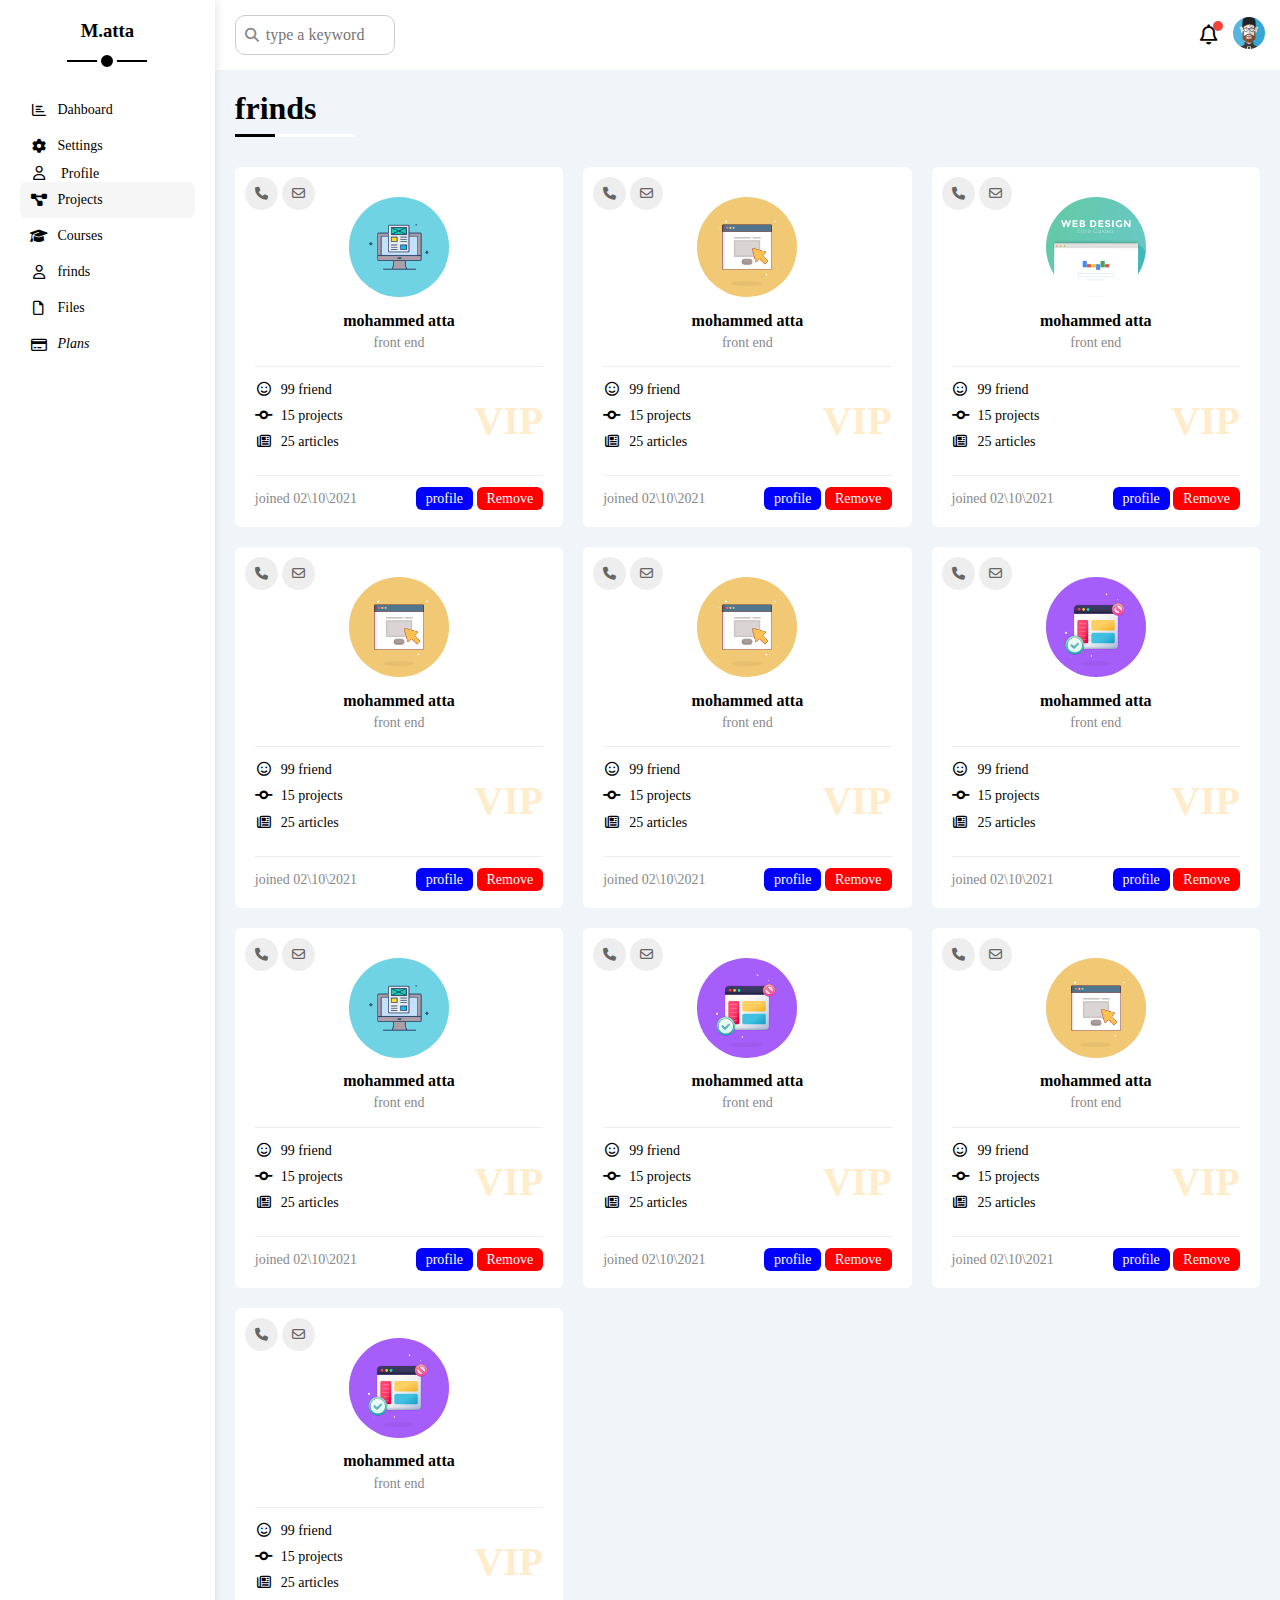
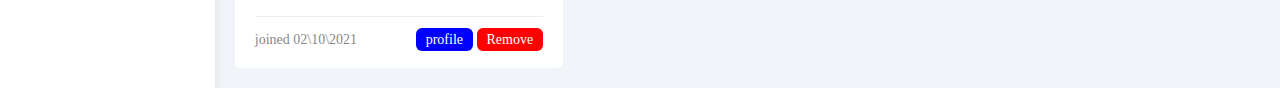
<file: frinds.html>
<!DOCTYPE html>
<html lang="en">
<head>
    <meta charset="UTF-8">
    <meta name="viewport" content="width=device-width, initial-scale=1.0">
    <link rel="stylesheet" href="css/all.min.css">
    <link rel="stylesheet" href="css/fremwork.css">
    <link rel="stylesheet" href="css/master.css">
    <link rel="stylesheet" href="css/normalize.css">
    
    <link rel="preconnect" href="https://fonts.googleapis.com">
    <link rel="preconnect" href="https://fonts.gstatic.com" crossorigin="">
    <link href="https://fonts.googleapis.com/css2?family=Cairo:wght@300;400;700&amp;display=swap" 
    rel="stylesheet">
    <title>frinds</title>
</head>
<body>
    <div class="page d-flex"> <!--دف الاب للصفحه-->
        <div class="sideber bg-white p-20 p-relative">
            <h3 class="p-relative txt-c mt-0">M.atta</h3>
            <ul>
                <li>
                    <a class="d-flex align-center fs-14 c-black rad-6 p-10" href="index.html">
                        <i class="fa-regular fa-chart-bar fa-fw"></i>
                        <span>Dahboard</span>
                    </a>
                </li>

                <li>
                    <a class="d-flex align-center fs-14 c-black rad-6 p-10" href="Settings.html">
                        <i class="fa-solid fa-gear fa-fw"></i>
                        <span>Settings</span>
                    </a>
                </li>

                <li>
                    <a class= " -flex align-center fs-14 c-black rad-6 p-10" href="Profile.html">
                        <i class="fa-regular fa-user fa-fw"></i>
                        <span>Profile</span>
                    </a>
                </li>

                <li>
                    <a class="active d-flex align-center fs-14 c-black rad-6 p-10" href="Projects.html">
                        <i class="fa-solid fa-diagram-project fa-fw"></i>
                        <span>Projects</span>
                    </a>
                </li>

                <li>
                    <a class="d-flex align-center fs-14 c-black rad-6 p-10" href="Courses.html">
                        <i class="fa-solid fa-graduation-cap fa-fw"></i>
                        <span>Courses</span>
                    </a>
                </li>

                <li>
                    <a class="d-flex align-center fs-14 c-black rad-6 p-10" href="frinds.html">
                        <i class="fa-regular fa-user fa-fw"></i>
                        <span>frinds</span>
                    </a>
                </li>

                <li>
                    <a class="d-flex align-center fs-14 c-black rad-6 p-10" href="Files.html">
                        <i class="fa-regular fa-file fa-fw"></i>
                        <span>Files</span>
                    </a>
                </li>

                <var>
                    <li>
                        <a class= "d-flex align-center fs-14 c-black rad-6 p-10" href="Plans.html">
                            <i class="fa-regular fa-credit-card fa-fw"></i>
                            <span>Plans</span>
                        </a>
                    </li>
                </var>
            </ul>
        </div>


        <div class="content w-full">  <!--دف الابن للصفحه-->
            <!--start head-->
            <div class="head bg-white p-15 between-flex">
                <div class="search p-relative">
                    <input class="p-10" type="search" placeholder="type a keyword">
                </div>
                <div class="icons d-flex align-center">
                    <span class="notification p-relative "><i class="fa-regular fa-bell fa-lg"></i></span>
                    <span><img src="image/avatar-01.png"></span>
                </div>
            </div>
            <!--end head-->

            <!--start files-->
            <h1 class="p-relative ">frinds</h1>
            <div class="frinds d-grid m-20 gap-20">
                <div class="frind bg-white rad-6 p-20 p-relative">
                    <div class="contact">
                        <i class="fa-solid fa-phone"></i>
                        <i class="fa-regular fa-envelope"></i>
                    </div>
                    <div class="txt-c">
                        <img class="rad-half mt-10 mb-10 w-100 h-100" src="image/gallery-01.png" alt="">
                        <h4 class="m-0">mohammed atta</h4>
                        <p class="c-grey fs-14 mt-5 mb-0">front end</p>
                    </div>
                    <div class="icons fs-14 p-relative">
                        <div class="mb-10">
                            <i class="fa-regular fa-face-smile fa-fw"></i>
                            <span>99 friend</span>
                        </div>
                        <div class="mb-10">
                            <i class="fa-solid fa-code-commit fa-fw"></i>
                            <span>15 projects</span>
                        </div>
                        <div class="mb-10">
                            <i class="fa-regular fa-newspaper fa-fw"></i>
                            <span>25 articles</span>
                        </div>
                        <span class="vip fw-bold c-orange">VIP</span>
                    </div>
                <div class="info between-flex fs-14">
                    <span class="c-grey">joined 02\10\2021</span>
                    <div>
                <a class="bg-blue c-white btn-shape" href="profile.html">profile</a>
                <a class="bg-red c-white btn-shape"  href="#">Remove</a>
                    </div>
                    </div>
                </div>
                <div class="frind bg-white rad-6 p-20 p-relative">
                    <div class="contact">
                        <i class="fa-solid fa-phone"></i>
                        <i class="fa-regular fa-envelope"></i>
                    </div>
                    <div class="txt-c">
                        <img class="rad-half mt-10 mb-10 w-100 h-100" src="image/gallery-02.png" alt="">
                        <h4 class="m-0">mohammed atta</h4>
                        <p class="c-grey fs-14 mt-5 mb-0">front end</p>
                    </div>
                    <div class="icons fs-14 p-relative">
                        <div class="mb-10">
                            <i class="fa-regular fa-face-smile fa-fw"></i>
                            <span>99 friend</span>
                        </div>
                        <div class="mb-10">
                            <i class="fa-solid fa-code-commit fa-fw"></i>
                            <span>15 projects</span>
                        </div>
                        <div class="mb-10">
                            <i class="fa-regular fa-newspaper fa-fw"></i>
                            <span>25 articles</span>
                        </div>
                        <span class="vip fw-bold c-orange">VIP</span>
                    </div>
                <div class="info between-flex fs-14">
                    <span class="c-grey">joined 02\10\2021</span>
                    <div>
                <a class="bg-blue c-white btn-shape" href="profile.html">profile</a>
                <a class="bg-red c-white btn-shape"  href="#">Remove</a>
                    </div>
                    </div>
                </div>
                <div class="frind bg-white rad-6 p-20 p-relative">
                    <div class="contact">
                        <i class="fa-solid fa-phone"></i>
                        <i class="fa-regular fa-envelope"></i>
                    </div>
                    <div class="txt-c">
                        <img class="rad-half mt-10 mb-10 w-100 h-100" src="image/gallery-06.png" alt="">
                        <h4 class="m-0">mohammed atta</h4>
                        <p class="c-grey fs-14 mt-5 mb-0">front end</p>
                    </div>
                    <div class="icons fs-14 p-relative">
                        <div class="mb-10">
                            <i class="fa-regular fa-face-smile fa-fw"></i>
                            <span>99 friend</span>
                        </div>
                        <div class="mb-10">
                            <i class="fa-solid fa-code-commit fa-fw"></i>
                            <span>15 projects</span>
                        </div>
                        <div class="mb-10">
                            <i class="fa-regular fa-newspaper fa-fw"></i>
                            <span>25 articles</span>
                        </div>
                        <span class="vip fw-bold c-orange">VIP</span>
                    </div>
                <div class="info between-flex fs-14">
                    <span class="c-grey">joined 02\10\2021</span>
                    <div>
                <a class="bg-blue c-white btn-shape" href="profile.html">profile</a>
                <a class="bg-red c-white btn-shape"  href="#">Remove</a>
                    </div>
                    </div>
                </div>
                <div class="frind bg-white rad-6 p-20 p-relative">
                    <div class="contact">
                        <i class="fa-solid fa-phone"></i>
                        <i class="fa-regular fa-envelope"></i>
                    </div>
                    <div class="txt-c">
                        <img class="rad-half mt-10 mb-10 w-100 h-100" src="image/gallery-02.png" alt="">
                        <h4 class="m-0">mohammed atta</h4>
                        <p class="c-grey fs-14 mt-5 mb-0">front end</p>
                    </div>
                    <div class="icons fs-14 p-relative">
                        <div class="mb-10">
                            <i class="fa-regular fa-face-smile fa-fw"></i>
                            <span>99 friend</span>
                        </div>
                        <div class="mb-10">
                            <i class="fa-solid fa-code-commit fa-fw"></i>
                            <span>15 projects</span>
                        </div>
                        <div class="mb-10">
                            <i class="fa-regular fa-newspaper fa-fw"></i>
                            <span>25 articles</span>
                        </div>
                        <span class="vip fw-bold c-orange">VIP</span>
                    </div>
                <div class="info between-flex fs-14">
                    <span class="c-grey">joined 02\10\2021</span>
                    <div>
                <a class="bg-blue c-white btn-shape" href="profile.html">profile</a>
                <a class="bg-red c-white btn-shape"  href="#">Remove</a>
                    </div>
                    </div>
                </div>
                <div class="frind bg-white rad-6 p-20 p-relative">
                    <div class="contact">
                        <i class="fa-solid fa-phone"></i>
                        <i class="fa-regular fa-envelope"></i>
                    </div>
                    <div class="txt-c">
                        <img class="rad-half mt-10 mb-10 w-100 h-100" src="image/gallery-02.png" alt="">
                        <h4 class="m-0">mohammed atta</h4>
                        <p class="c-grey fs-14 mt-5 mb-0">front end</p>
                    </div>
                    <div class="icons fs-14 p-relative">
                        <div class="mb-10">
                            <i class="fa-regular fa-face-smile fa-fw"></i>
                            <span>99 friend</span>
                        </div>
                        <div class="mb-10">
                            <i class="fa-solid fa-code-commit fa-fw"></i>
                            <span>15 projects</span>
                        </div>
                        <div class="mb-10">
                            <i class="fa-regular fa-newspaper fa-fw"></i>
                            <span>25 articles</span>
                        </div>
                        <span class="vip fw-bold c-orange">VIP</span>
                    </div>
                <div class="info between-flex fs-14">
                    <span class="c-grey">joined 02\10\2021</span>
                    <div>
                <a class="bg-blue c-white btn-shape" href="profile.html">profile</a>
                <a class="bg-red c-white btn-shape"  href="#">Remove</a>
                    </div>
                    </div>
                </div>
                <div class="frind bg-white rad-6 p-20 p-relative">
                    <div class="contact">
                        <i class="fa-solid fa-phone"></i>
                        <i class="fa-regular fa-envelope"></i>
                    </div>
                    <div class="txt-c">
                        <img class="rad-half mt-10 mb-10 w-100 h-100" src="image/gallery-04.png" alt="">
                        <h4 class="m-0">mohammed atta</h4>
                        <p class="c-grey fs-14 mt-5 mb-0">front end</p>
                    </div>
                    <div class="icons fs-14 p-relative">
                        <div class="mb-10">
                            <i class="fa-regular fa-face-smile fa-fw"></i>
                            <span>99 friend</span>
                        </div>
                        <div class="mb-10">
                            <i class="fa-solid fa-code-commit fa-fw"></i>
                            <span>15 projects</span>
                        </div>
                        <div class="mb-10">
                            <i class="fa-regular fa-newspaper fa-fw"></i>
                            <span>25 articles</span>
                        </div>
                        <span class="vip fw-bold c-orange">VIP</span>
                    </div>
                <div class="info between-flex fs-14">
                    <span class="c-grey">joined 02\10\2021</span>
                    <div>
                <a class="bg-blue c-white btn-shape" href="profile.html">profile</a>
                <a class="bg-red c-white btn-shape"  href="#">Remove</a>
                    </div>
                    </div>
                </div>
                <div class="frind bg-white rad-6 p-20 p-relative">
                    <div class="contact">
                        <i class="fa-solid fa-phone"></i>
                        <i class="fa-regular fa-envelope"></i>
                    </div>
                    <div class="txt-c">
                        <img class="rad-half mt-10 mb-10 w-100 h-100" src="image/gallery-01.png" alt="">
                        <h4 class="m-0">mohammed atta</h4>
                        <p class="c-grey fs-14 mt-5 mb-0">front end</p>
                    </div>
                    <div class="icons fs-14 p-relative">
                        <div class="mb-10">
                            <i class="fa-regular fa-face-smile fa-fw"></i>
                            <span>99 friend</span>
                        </div>
                        <div class="mb-10">
                            <i class="fa-solid fa-code-commit fa-fw"></i>
                            <span>15 projects</span>
                        </div>
                        <div class="mb-10">
                            <i class="fa-regular fa-newspaper fa-fw"></i>
                            <span>25 articles</span>
                        </div>
                        <span class="vip fw-bold c-orange">VIP</span>
                    </div>
                <div class="info between-flex fs-14">
                    <span class="c-grey">joined 02\10\2021</span>
                    <div>
                <a class="bg-blue c-white btn-shape" href="profile.html">profile</a>
                <a class="bg-red c-white btn-shape"  href="#">Remove</a>
                    </div>
                    </div>
                </div>
                <div class="frind bg-white rad-6 p-20 p-relative">
                    <div class="contact">
                        <i class="fa-solid fa-phone"></i>
                        <i class="fa-regular fa-envelope"></i>
                    </div>
                    <div class="txt-c">
                        <img class="rad-half mt-10 mb-10 w-100 h-100" src="image/gallery-04.png" alt="">
                        <h4 class="m-0">mohammed atta</h4>
                        <p class="c-grey fs-14 mt-5 mb-0">front end</p>
                    </div>
                    <div class="icons fs-14 p-relative">
                        <div class="mb-10">
                            <i class="fa-regular fa-face-smile fa-fw"></i>
                            <span>99 friend</span>
                        </div>
                        <div class="mb-10">
                            <i class="fa-solid fa-code-commit fa-fw"></i>
                            <span>15 projects</span>
                        </div>
                        <div class="mb-10">
                            <i class="fa-regular fa-newspaper fa-fw"></i>
                            <span>25 articles</span>
                        </div>
                        <span class="vip fw-bold c-orange">VIP</span>
                    </div>
                <div class="info between-flex fs-14">
                    <span class="c-grey">joined 02\10\2021</span>
                    <div>
                <a class="bg-blue c-white btn-shape" href="profile.html">profile</a>
                <a class="bg-red c-white btn-shape"  href="#">Remove</a>
                    </div>
                    </div>
                </div>
                <div class="frind bg-white rad-6 p-20 p-relative">
                    <div class="contact">
                        <i class="fa-solid fa-phone"></i>
                        <i class="fa-regular fa-envelope"></i>
                    </div>
                    <div class="txt-c">
                        <img class="rad-half mt-10 mb-10 w-100 h-100" src="image/gallery-02.png" alt="">
                        <h4 class="m-0">mohammed atta</h4>
                        <p class="c-grey fs-14 mt-5 mb-0">front end</p>
                    </div>
                    <div class="icons fs-14 p-relative">
                        <div class="mb-10">
                            <i class="fa-regular fa-face-smile fa-fw"></i>
                            <span>99 friend</span>
                        </div>
                        <div class="mb-10">
                            <i class="fa-solid fa-code-commit fa-fw"></i>
                            <span>15 projects</span>
                        </div>
                        <div class="mb-10">
                            <i class="fa-regular fa-newspaper fa-fw"></i>
                            <span>25 articles</span>
                        </div>
                        <span class="vip fw-bold c-orange">VIP</span>
                    </div>
                <div class="info between-flex fs-14">
                    <span class="c-grey">joined 02\10\2021</span>
                    <div>
                <a class="bg-blue c-white btn-shape" href="profile.html">profile</a>
                <a class="bg-red c-white btn-shape"  href="#">Remove</a>
                    </div>
                    </div>
                </div>
                <div class="frind bg-white rad-6 p-20 p-relative">
                    <div class="contact">
                        <i class="fa-solid fa-phone"></i>
                        <i class="fa-regular fa-envelope"></i>
                    </div>
                    <div class="txt-c">
                        <img class="rad-half mt-10 mb-10 w-100 h-100" src="image/gallery-04.png" alt="">
                        <h4 class="m-0">mohammed atta</h4>
                        <p class="c-grey fs-14 mt-5 mb-0">front end</p>
                    </div>
                    <div class="icons fs-14 p-relative">
                        <div class="mb-10">
                            <i class="fa-regular fa-face-smile fa-fw"></i>
                            <span>99 friend</span>
                        </div>
                        <div class="mb-10">
                            <i class="fa-solid fa-code-commit fa-fw"></i>
                            <span>15 projects</span>
                        </div>
                        <div class="mb-10">
                            <i class="fa-regular fa-newspaper fa-fw"></i>
                            <span>25 articles</span>
                        </div>
                        <span class="vip fw-bold c-orange">VIP</span>
                    </div>
                <div class="info between-flex fs-14">
                    <span class="c-grey">joined 02\10\2021</span>
                    <div>
                <a class="bg-blue c-white btn-shape" href="profile.html">profile</a>
                <a class="bg-red c-white btn-shape"  href="#">Remove</a>
                    </div>
                    </div>
                </div>
            </div>
            </div>  <!-- نهايه دف الابن للصفحه-->
    </div> <!-- نهايه دف الاب للصفحه -->
</body>
</html>
</file>
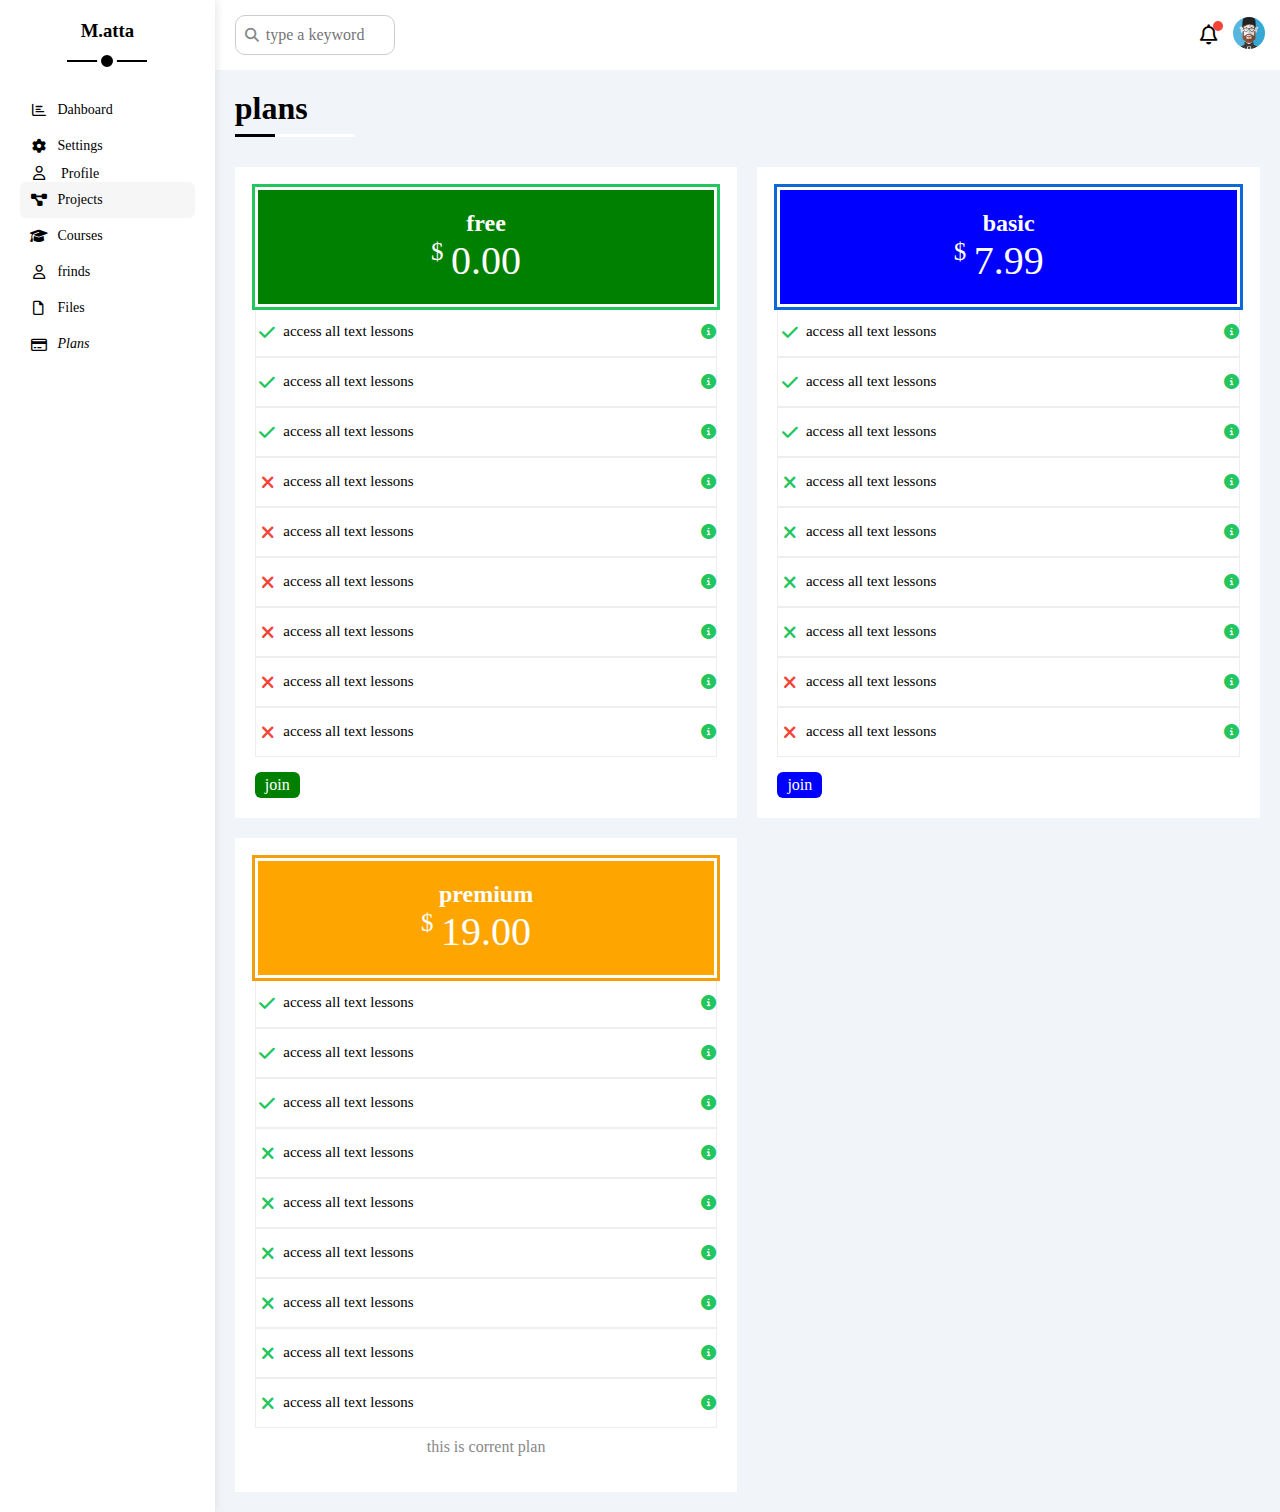
<file: plans.html>
<!DOCTYPE html>
<html lang="en">
<head>
    <meta charset="UTF-8">
    <meta name="viewport" content="width=device-width, initial-scale=1.0">
    <link rel="stylesheet" href="css/all.min.css">
    <link rel="stylesheet" href="css/fremwork.css">
    <link rel="stylesheet" href="css/master.css">
    <link rel="stylesheet" href="css/normalize.css">
    
    <link rel="preconnect" href="https://fonts.googleapis.com">
    <link rel="preconnect" href="https://fonts.gstatic.com" crossorigin="">
    <link href="https://fonts.googleapis.com/css2?family=Cairo:wght@300;400;700&amp;display=swap" 
    rel="stylesheet">
    <title>plans</title>
</head>
<body>
    <div class="page d-flex"> <!--دف الاب للصفحه-->
        <div class="sideber bg-white p-20 p-relative">
            <h3 class="p-relative txt-c mt-0">M.atta</h3>
            <ul>
                <li>
                    <a class="d-flex align-center fs-14 c-black rad-6 p-10" href="index.html">
                        <i class="fa-regular fa-chart-bar fa-fw"></i>
                        <span>Dahboard</span>
                    </a>
                </li>

                <li>
                    <a class="d-flex align-center fs-14 c-black rad-6 p-10" href="Settings.html">
                        <i class="fa-solid fa-gear fa-fw"></i>
                        <span>Settings</span>
                    </a>
                </li>

                <li>
                    <a class= " -flex align-center fs-14 c-black rad-6 p-10" href="Profile.html">
                        <i class="fa-regular fa-user fa-fw"></i>
                        <span>Profile</span>
                    </a>
                </li>

                <li>
                    <a class="active d-flex align-center fs-14 c-black rad-6 p-10" href="Projects.html">
                        <i class="fa-solid fa-diagram-project fa-fw"></i>
                        <span>Projects</span>
                    </a>
                </li>

                <li>
                    <a class="d-flex align-center fs-14 c-black rad-6 p-10" href="Courses.html">
                        <i class="fa-solid fa-graduation-cap fa-fw"></i>
                        <span>Courses</span>
                    </a>
                </li>

                <li>
                    <a class="d-flex align-center fs-14 c-black rad-6 p-10" href="frinds.html">
                        <i class="fa-regular fa-user fa-fw"></i>
                        <span>frinds</span>
                    </a>
                </li>

                <li>
                    <a class="d-flex align-center fs-14 c-black rad-6 p-10" href="Files.html">
                        <i class="fa-regular fa-file fa-fw"></i>
                        <span>Files</span>
                    </a>
                </li>

                <var>
                    <li>
                        <a class= "d-flex align-center fs-14 c-black rad-6 p-10" href="Plans.html">
                            <i class="fa-regular fa-credit-card fa-fw"></i>
                            <span>Plans</span>
                        </a>
                    </li>
                </var>
            </ul>
        </div>


        <div class="content w-full">  <!--دف الابن للصفحه-->
            <!--start head-->
            <div class="head bg-white p-15 between-flex">
                <div class="search p-relative">
                    <input class="p-10" type="search" placeholder="type a keyword">
                </div>
                <div class="icons d-flex align-center">
                    <span class="notification p-relative "><i class="fa-regular fa-bell fa-lg"></i></span>
                    <span><img src="image/avatar-01.png"></span>
                </div>
            </div>
            <!--end head-->

            <!--start files-->
            <h1 class="p-relative ">plans</h1>
            <div class="plans-page d-grid m-20 gap-20">
                <div class="plan green bg-white p-20">
                    <div class="top bg-green txt-c p-20">
                        <h2 class="m-0 c-white">free</h2>
                        <div class="price c-white"><span>$</span>0.00</div>
                    </div>
                    <ul class="m-0">
                        <li>
                            <i class="fa-solid fa-check fa-fw yes"></i>
                            <span>access all text lessons</span>
                            <i class="fa-solid fa-circle-info help"></i>
                        </li>
                        <li>
                            <i class="fa-solid fa-check fa-fw yes"></i>
                            <span>access all text lessons</span>
                            <i class="fa-solid fa-circle-info help"></i>
                        </li>
                        <li>
                            <i class="fa-solid fa-check fa-fw yes"></i>
                            <span>access all text lessons</span>
                            <i class="fa-solid fa-circle-info help"></i>
                        </li>
                        <li>
                            <i class="fa-solid fa-xmark fa-fw "></i>
                            <span>access all text lessons</span>
                            <i class="fa-solid fa-circle-info help"></i>
                        </li>
                        <li>
                            <i class="fa-solid fa-xmark fa-fw "></i>
                            <span>access all text lessons</span>
                            <i class="fa-solid fa-circle-info help"></i>
                        </li>
                        <li>
                            <i class="fa-solid fa-xmark fa-fw "></i>
                            <span>access all text lessons</span>
                            <i class="fa-solid fa-circle-info help"></i>
                        </li>
                        <li>
                            <i class="fa-solid fa-xmark fa-fw "></i>
                            <span>access all text lessons</span>
                            <i class="fa-solid fa-circle-info help"></i>
                        </li>
                        <li>
                            <i class="fa-solid fa-xmark fa-fw "></i>
                            <span>access all text lessons</span>
                            <i class="fa-solid fa-circle-info help"></i>
                        </li>
                        <li>
                            <i class="fa-solid fa-xmark fa-fw"></i>
                            <span>access all text lessons</span>
                            <i class="fa-solid fa-circle-info help"></i>
                        </li>
                    </ul>
                    <a class="btn-shape bg-green c-white d-block mt-15 w-fit" href="#">join</a>
                </div>
                <div class="plan blue bg-white p-20">
                    <div class="top bg-blue txt-c p-20">
                        <h2 class="m-0 c-white">basic</h2>
                        <div class="price c-white"><span>$</span>7.99</div>
                    </div>
                    <ul class="m-0">
                        <li>
                            <i class="fa-solid fa-check fa-fw yes"></i>
                            <span>access all text lessons</span>
                            <i class="fa-solid fa-circle-info help"></i>
                        </li>
                        <li>
                            <i class="fa-solid fa-check fa-fw yes"></i>
                            <span>access all text lessons</span>
                            <i class="fa-solid fa-circle-info help"></i>
                        </li>
                        <li>
                            <i class="fa-solid fa-check fa-fw yes"></i>
                            <span>access all text lessons</span>
                            <i class="fa-solid fa-circle-info help"></i>
                        </li>
                        <li>
                            <i class="fa-solid fa-xmark fa-fw yes"></i>
                            <span>access all text lessons</span>
                            <i class="fa-solid fa-circle-info help"></i>
                        </li>
                        <li>
                            <i class="fa-solid fa-xmark fa-fw yes"></i>
                            <span>access all text lessons</span>
                            <i class="fa-solid fa-circle-info help"></i>
                        </li>
                        <li>
                            <i class="fa-solid fa-xmark fa-fw yes"></i>
                            <span>access all text lessons</span>
                            <i class="fa-solid fa-circle-info help"></i>
                        </li>
                        <li>
                            <i class="fa-solid fa-xmark fa-fw yes"></i>
                            <span>access all text lessons</span>
                            <i class="fa-solid fa-circle-info help"></i>
                        </li>
                        <li>
                            <i class="fa-solid fa-xmark fa-fw "></i>
                            <span>access all text lessons</span>
                            <i class="fa-solid fa-circle-info help"></i>
                        </li>
                        <li>
                            <i class="fa-solid fa-xmark fa-fw"></i>
                            <span>access all text lessons</span>
                            <i class="fa-solid fa-circle-info help"></i>
                        </li>
                    </ul>
                    <a class="btn-shape bg-blue c-white d-block mt-15 w-fit" href="#">join</a>
                </div>
                <div class="plan orange bg-white p-20">
                    <div class="top bg-orange txt-c p-20">
                        <h2 class="m-0 c-white">premium</h2>
                        <div class="price c-white"><span>$</span>19.00</div>
                    </div>
                    <ul class="m-0">
                        <li>
                            <i class="fa-solid fa-check fa-fw yes"></i>
                            <span>access all text lessons</span>
                            <i class="fa-solid fa-circle-info help"></i>
                        </li>
                        <li>
                            <i class="fa-solid fa-check fa-fw yes"></i>
                            <span>access all text lessons</span>
                            <i class="fa-solid fa-circle-info help"></i>
                        </li>
                        <li>
                            <i class="fa-solid fa-check fa-fw yes"></i>
                            <span>access all text lessons</span>
                            <i class="fa-solid fa-circle-info help"></i>
                        </li>
                        <li>
                            <i class="fa-solid fa-xmark fa-fw yes"></i>
                            <span>access all text lessons</span>
                            <i class="fa-solid fa-circle-info help"></i>
                        </li>
                        <li>
                            <i class="fa-solid fa-xmark fa-fw yes"></i>
                            <span>access all text lessons</span>
                            <i class="fa-solid fa-circle-info help"></i>
                        </li>
                        <li>
                            <i class="fa-solid fa-xmark fa-fw yes"></i>
                            <span>access all text lessons</span>
                            <i class="fa-solid fa-circle-info help"></i>
                        </li>
                        <li>
                            <i class="fa-solid fa-xmark fa-fw yes"></i>
                            <span>access all text lessons</span>
                            <i class="fa-solid fa-circle-info help"></i>
                        </li>
                        <li>
                            <i class="fa-solid fa-xmark fa-fw yes"></i>
                            <span>access all text lessons</span>
                            <i class="fa-solid fa-circle-info help"></i>
                        </li>
                        <li>
                            <i class="fa-solid fa-xmark fa-fw yes"></i>
                            <span>access all text lessons</span>
                            <i class="fa-solid fa-circle-info help"></i>
                        </li>
                    </ul>
                    <p class="c-grey mt-10 txt-c">this is corrent plan</p>
                </div>
            </div>
        </div><!-- نهايه دف الابن للصفحه-->
    </div> <!-- نهايه دف الاب للصفحه -->
</body>
</html>
</file>
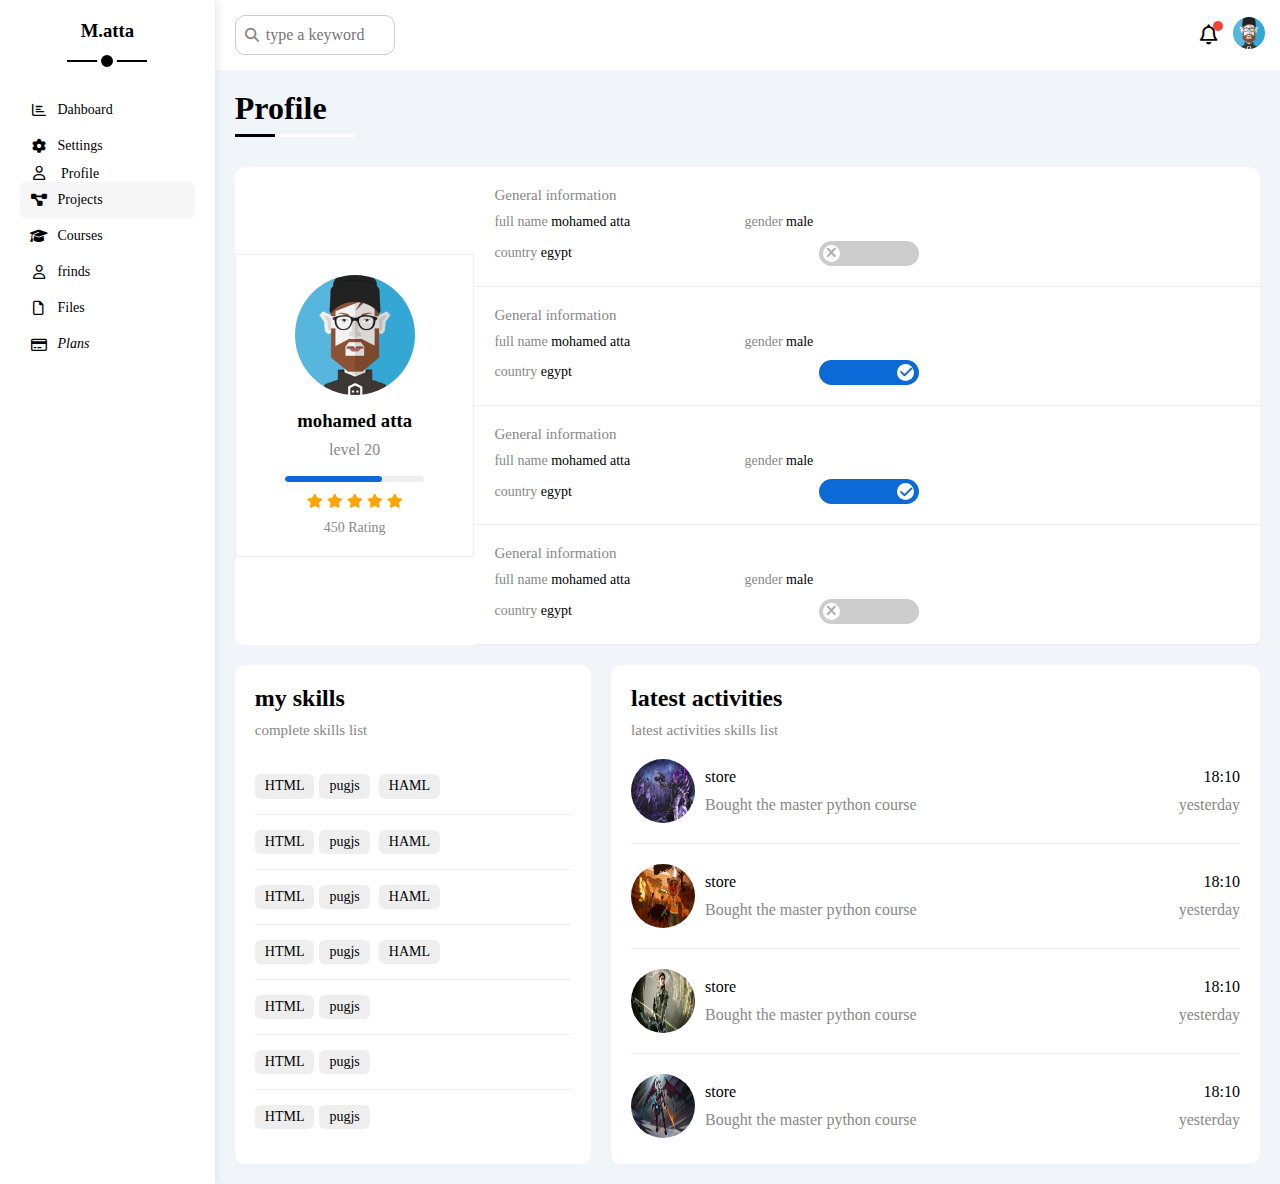
<file: profile.html>
<!DOCTYPE html>
<html lang="en">
<head>
    <meta charset="UTF-8">
    <meta name="viewport" content="width=device-width, initial-scale=1.0">
    <link rel="stylesheet" href="css/all.min.css">
    <link rel="stylesheet" href="css/fremwork.css">
    <link rel="stylesheet" href="css/master.css">
    <link rel="stylesheet" href="css/normalize.css">
    
    <link rel="preconnect" href="https://fonts.googleapis.com">
    <link rel="preconnect" href="https://fonts.gstatic.com" crossorigin="">
    <link href="https://fonts.googleapis.com/css2?family=Cairo:wght@300;400;700&amp;display=swap" 
    rel="stylesheet">
    <title>Profile</title>
</head>
<body>
    <div class="page d-flex"> <!--دف الاب للصفحه-->
        <div class="sideber bg-white p-20 p-relative">
            <h3 class="p-relative txt-c mt-0">M.atta</h3>
            <ul>
                <li>
                    <a class="d-flex align-center fs-14 c-black rad-6 p-10" href="index.html">
                        <i class="fa-regular fa-chart-bar fa-fw"></i>
                        <span>Dahboard</span>
                    </a>
                </li>

                <li>
                    <a class="d-flex align-center fs-14 c-black rad-6 p-10" href="Settings.html">
                        <i class="fa-solid fa-gear fa-fw"></i>
                        <span>Settings</span>
                    </a>
                </li>

                <li>
                    <a class= " -flex align-center fs-14 c-black rad-6 p-10" href="Profile.html">
                        <i class="fa-regular fa-user fa-fw"></i>
                        <span>Profile</span>
                    </a>
                </li>

                <li>
                    <a class="active d-flex align-center fs-14 c-black rad-6 p-10" href="Projects.html">
                        <i class="fa-solid fa-diagram-project fa-fw"></i>
                        <span>Projects</span>
                    </a>
                </li>

                <li>
                    <a class="d-flex align-center fs-14 c-black rad-6 p-10" href="Courses.html">
                        <i class="fa-solid fa-graduation-cap fa-fw"></i>
                        <span>Courses</span>
                    </a>
                </li>

                <li>
                    <a class="d-flex align-center fs-14 c-black rad-6 p-10" href="frinds.html">
                        <i class="fa-regular fa-user fa-fw"></i>
                        <span>frinds</span>
                    </a>
                </li>

                <li>
                    <a class="d-flex align-center fs-14 c-black rad-6 p-10" href="Files.html">
                        <i class="fa-regular fa-file fa-fw"></i>
                        <span>Files</span>
                    </a>
                </li>

                <var>
                    <li>
                        <a class= "d-flex align-center fs-14 c-black rad-6 p-10" href="Plans.html">
                            <i class="fa-regular fa-credit-card fa-fw"></i>
                            <span>Plans</span>
                        </a>
                    </li>
                </var>
            </ul>
        </div>


        <div class="content w-full">  <!--دف الابن للصفحه-->
            <!--start head-->
            <div class="head bg-white p-15 between-flex">
                <div class="search p-relative">
                    <input class="p-10" type="search" placeholder="type a keyword">
                </div>
                <div class="icons d-flex align-center">
                    <span class="notification p-relative "><i class="fa-regular fa-bell fa-lg"></i></span>
                    <pan><img src="image/avatar-01.png"></pan>
                </div>
            </div>
            <!--end head-->

            <!--start Profile-->
            <h1 class="p-relative ">Profile</h1>
            <div class="Profile m-20">
                <div class="overviwe bg-white rad-10 d-flex align-center">
                    <div class="avatar txt-c p-20">
                        <img class="rad-half mb-10" src="image/avatar-01.png" alt="">
                        <h3 class="m-0">mohamed atta</h3>
                        <p class="c-grey mt-10">level 20</p>
                        <div class="level rad-6 bg-eee p-relative">
                            <span style="width: 70%;"></span>
                        </div>
                        <div class="ratin mt-10 mb-10">
                            <i class="fa-solid fa-star c-orange fs-14"></i>
                            <i class="fa-solid fa-star c-orange fs-14"></i>
                            <i class="fa-solid fa-star c-orange fs-14"></i>
                            <i class="fa-solid fa-star c-orange fs-14"></i>
                            <i class="fa-solid fa-star c-orange fs-14"></i>
                        </div>
                        <p class="fs-14 c-grey m-0">450 Rating</p>
                    </div>
                    <div class="info w-full txt-c-mobile">
                        <div class="box p-20 d-flex align-center">
                            <h4 class="c-grey fs-15 m-0 w-full">General information</h4>
                            <div class="fs-14">
                                <span class="c-grey">full name</span>
                                <span>mohamed atta</span>
                            </div>
                            <div class="fs-14">
                                <span class="c-grey">gender</span>
                                <span>male</span>
                            </div>
                            <div class="fs-14">
                                <span class="c-grey">country</span>
                                <span>egypt</span>
                            </div>
                            <div class="fs-14">
                                <label>
                                    <input class="toggel-checkbox" type="checkbox" >
                                    <div class="toggel-switch"></div>
                                </label>
                            </div>
                        </div>
                        <div class="box p-20 d-flex align-center">
                            <h4 class="c-grey fs-15 m-0 w-full">General information</h4>
                            <div class="fs-14">
                                <span class="c-grey">full name</span>
                                <span>mohamed atta</span>
                            </div>
                            <div class="fs-14">
                                <span class="c-grey">gender</span>
                                <span>male</span>
                            </div>
                            <div class="fs-14">
                                <span class="c-grey">country</span>
                                <span>egypt</span>
                            </div>
                            <div class="fs-14">
                                <label>
                                    <input class="toggel-checkbox" type="checkbox" checked>
                                    <div class="toggel-switch"></div>
                                </label>
                            </div>
                        </div>
                        <div class="box p-20 d-flex align-center">
                            <h4 class="c-grey fs-15 m-0 w-full">General information</h4>
                            <div class="fs-14">
                                <span class="c-grey">full name</span>
                                <span>mohamed atta</span>
                            </div>
                            <div class="fs-14">
                                <span class="c-grey">gender</span>
                                <span>male</span>
                            </div>
                            <div class="fs-14">
                                <span class="c-grey">country</span>
                                <span>egypt</span>
                            </div>
                            <div class="fs-14">
                                <label>
                                    <input class="toggel-checkbox" type="checkbox" checked>
                                    <div class="toggel-switch"></div>
                                </label>
                            </div>
                        </div>
                        <div class="box p-20 d-flex align-center">
                            <h4 class="c-grey fs-15 m-0 w-full">General information</h4>
                            <div class="fs-14">
                                <span class="c-grey">full name</span>
                                <span>mohamed atta</span>
                            </div>
                            <div class="fs-14">
                                <span class="c-grey">gender</span>
                                <span>male</span>
                            </div>
                            <div class="fs-14">
                                <span class="c-grey">country</span>
                                <span>egypt</span>
                            </div>
                            <div class="fs-14">
                                <label>
                                    <input class="toggel-checkbox" type="checkbox" >
                                    <div class="toggel-switch"></div>
                                </label>
                            </div>
                        </div>
                    </div>
                </div>
                <div class="other-data d-flex gap-20">
                    <div class="skills-card p-20 bg-white rad-10 mt-20">
                        <h2 class="mt-0 mb-10">my skills</h2>
                        <p class="mt-0 mb-20 c-grey fs-15">complete skills list</p>
                        <ul class="m-0 txt-c-mobile">
                            <li><span>HTML</span><span>pugjs</span> <span>HAML</span></li>
                            <li><span>HTML</span><span>pugjs</span> <span>HAML</span></li>
                            <li><span>HTML</span><span>pugjs</span> <span>HAML</span></li>
                            <li><span>HTML</span><span>pugjs</span> <span>HAML</span></li>
                            <li><span>HTML</span><span>pugjs</span></li>
                            <li><span>HTML</span><span>pugjs</span></li>
                            <li><span>HTML</span><span>pugjs</span></li>
                        </ul>
                    </div>
                    <div class="activities p-20 bg-white rad-10 mt-20">
                        <h2 class="mt-0 mb-10">latest activities</h2>
                        <p class="mt-0 mb-20 c-grey fs-15">latest activities skills list</p>
                        <div class="activitiy d-flex align-center txt-c-mobile">
                            <img src="image/cat-01.jpg" alt="">
                            <div class="info">
                                <span class="d-block mb-10">store</span>
                                <span class="c-grey">Bought the master python course</span>
                            </div>
                            <div class="data">
                                <span class="d-block mb-10">18:10</span>
                                <span class="c-grey">yesterday</span>
                            </div>
                        </div>
                        <div class="activitiy d-flex align-center txt-c-mobile">
                            <img src="image/cat-02.jpg" alt="">
                            <div class="info">
                                <span class="d-block mb-10">store</span>
                                <span class="c-grey">Bought the master python course</span>
                            </div>
                            <div class="data">
                                <span class="d-block mb-10">18:10</span>
                                <span class="c-grey">yesterday</span>
                            </div>
                        </div>
                        <div class="activitiy d-flex align-center txt-c-mobile">
                            <img src="image/cat-03.jpg" alt="">
                            <div class="info">
                                <span class="d-block mb-10">store</span>
                                <span class="c-grey">Bought the master python course</span>
                            </div>
                            <div class="data">
                                <span class="d-block mb-10">18:10</span>
                                <span class="c-grey">yesterday</span>
                            </div>
                        </div>
                        <div class="activitiy d-flex align-center txt-c-mobile">
                            <img src="image/cat-04.jpg" alt="">
                            <div class="info">
                                <span class="d-block mb-10">store</span>
                                <span class="c-grey">Bought the master python course</span>
                            </div>
                            <div class="data">
                                <span class="d-block mb-10">18:10</span>
                                <span class="c-grey">yesterday</span>
                            </div>
                        </div>
                    </div>
                </div>
            </div><!--نهايه دف الجرد-->
        </div>  <!-- نهايه دف الابن للصفحه-->
    </div> <!-- نهايه دف الاب للصفحه -->
</body>
</html>
</file>
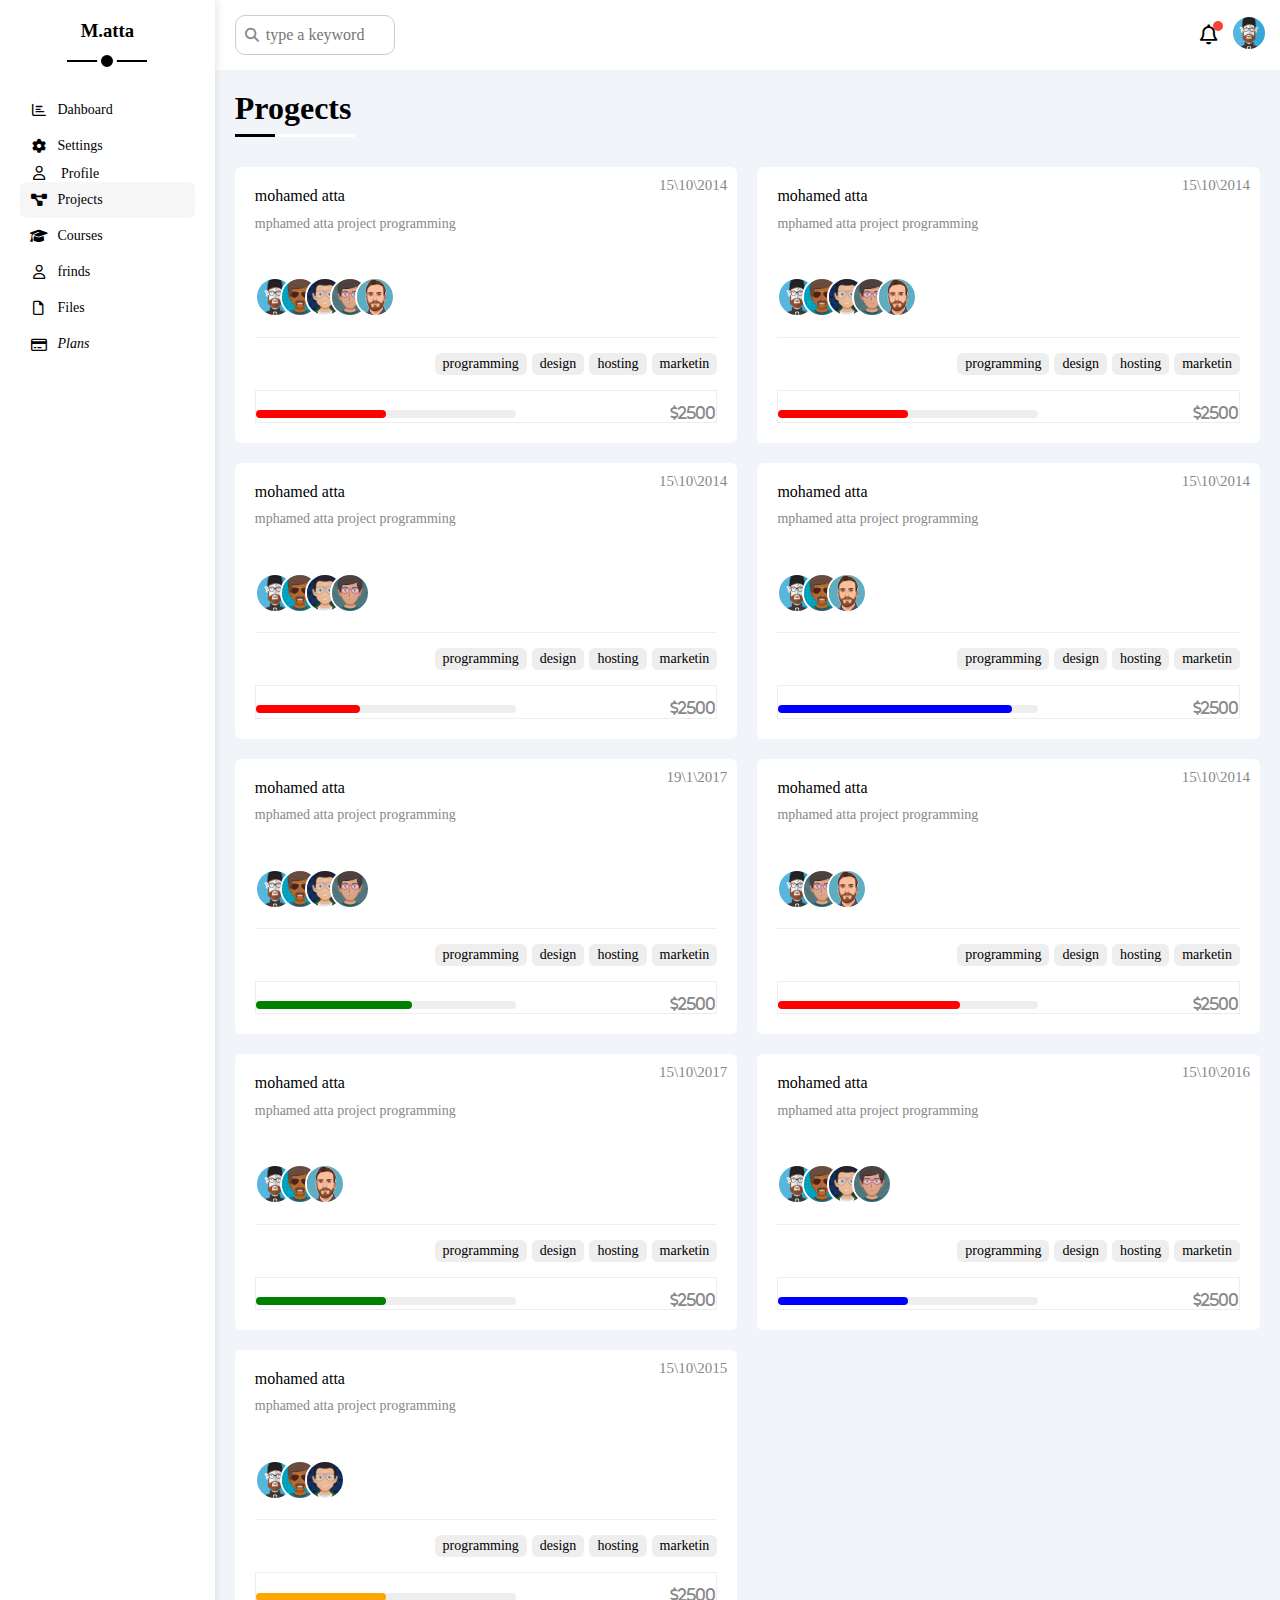
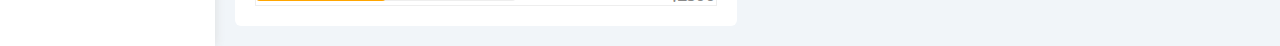
<file: progects.html>
<!DOCTYPE html>
<html lang="en">
<head>
    <meta charset="UTF-8">
    <meta name="viewport" content="width=device-width, initial-scale=1.0">
    <link rel="stylesheet" href="css/all.min.css">
    <link rel="stylesheet" href="css/fremwork.css">
    <link rel="stylesheet" href="css/master.css">
    <link rel="stylesheet" href="css/normalize.css">
    
    <link rel="preconnect" href="https://fonts.googleapis.com">
    <link rel="preconnect" href="https://fonts.gstatic.com" crossorigin="">
    <link href="https://fonts.googleapis.com/css2?family=Cairo:wght@300;400;700&amp;display=swap" 
    rel="stylesheet">
    <title>Progects</title>
</head>
<body>
    <div class="page d-flex"> <!--دف الاب للصفحه-->
        <div class="sideber bg-white p-20 p-relative">
            <h3 class="p-relative txt-c mt-0">M.atta</h3>
            <ul>
                <li>
                    <a class="d-flex align-center fs-14 c-black rad-6 p-10" href="index.html">
                        <i class="fa-regular fa-chart-bar fa-fw"></i>
                        <span>Dahboard</span>
                    </a>
                </li>

                <li>
                    <a class="d-flex align-center fs-14 c-black rad-6 p-10" href="Settings.html">
                        <i class="fa-solid fa-gear fa-fw"></i>
                        <span>Settings</span>
                    </a>
                </li>

                <li>
                    <a class= " -flex align-center fs-14 c-black rad-6 p-10" href="Profile.html">
                        <i class="fa-regular fa-user fa-fw"></i>
                        <span>Profile</span>
                    </a>
                </li>

                <li>
                    <a class="active d-flex align-center fs-14 c-black rad-6 p-10" href="Projects.html">
                        <i class="fa-solid fa-diagram-project fa-fw"></i>
                        <span>Projects</span>
                    </a>
                </li>

                <li>
                    <a class="d-flex align-center fs-14 c-black rad-6 p-10" href="Courses.html">
                        <i class="fa-solid fa-graduation-cap fa-fw"></i>
                        <span>Courses</span>
                    </a>
                </li>

                <li>
                    <a class="d-flex align-center fs-14 c-black rad-6 p-10" href="frinds.html">
                        <i class="fa-regular fa-user fa-fw"></i>
                        <span>frinds</span>
                    </a>
                </li>

                <li>
                    <a class="d-flex align-center fs-14 c-black rad-6 p-10" href="Files.html">
                        <i class="fa-regular fa-file fa-fw"></i>
                        <span>Files</span>
                    </a>
                </li>

                <var>
                    <li>
                        <a class= "d-flex align-center fs-14 c-black rad-6 p-10" href="Plans.html">
                            <i class="fa-regular fa-credit-card fa-fw"></i>
                            <span>Plans</span>
                        </a>
                    </li>
                </var>
            </ul>
        </div>


        <div class="content w-full">  <!--دف الابن للصفحه-->
            <!--start head-->
            <div class="head bg-white p-15 between-flex">
                <div class="search p-relative">
                    <input class="p-10" type="search" placeholder="type a keyword">
                </div>
                <div class="icons d-flex align-center">
                    <span class="notification p-relative "><i class="fa-regular fa-bell fa-lg"></i></span>
                    <span><img src="image/avatar-01.png"></span>
                </div>
            </div>
            <!--end head-->

            <!--start Progects-->
            <h1 class="p-relative ">Progects</h1>
                <div class="progects d-grid m-20 gap-20">
                    <div class="progect bg-white p-20 rad-6 p-relative">
                        <span class="data fs-15 c-grey">15\10\2014</span>
                        <h4 class="m-0">mohamed atta</h4>
                        <p class="c-grey mt-10 mb-10 fs-14">mphamed atta project programming</p>
                        <div class="team">
                            <a href="#"><img src="image/avatar-01.png" alt=""></a>
                            <a href="#"><img src="image/avatar-02.png" alt=""></a>
                            <a href="#"><img src="image/avatar-03.png" alt=""></a>
                            <a href="#"><img src="image/avatar-04.png" alt=""></a>
                            <a href="#"><img src="image/avatar-05.png" alt=""></a>
                        </div>
                        <div class="do d-flex">
                            <span class="fs-14 rad-6 bg-eee">programming</span>
                            <span class="fs-14 rad-6 bg-eee">design</span>
                            <span class="fs-14 rad-6 bg-eee">hosting</span>
                            <span class="fs-14 rad-6 bg-eee">marketin</span>
                        </div>
                        <div class="info between-flex">
                            <div class="prog bg-eee">
                                <span class="bg-red" style="width: 50%;"></span>
                            </div>
                            <div class="fs-14 c-grey">
                                <i class="fa-solid fa-dollar-sign">2500</i>
                            </div>
                        </div>
                    </div>
                    <div class="progect bg-white p-20 rad-6 p-relative">
                        <span class="data fs-15 c-grey">15\10\2014</span>
                        <h4 class="m-0">mohamed atta</h4>
                        <p class="c-grey mt-10 mb-10 fs-14">mphamed atta project programming</p>
                        <div class="team">
                            <a href="#"><img src="image/avatar-01.png" alt=""></a>
                            <a href="#"><img src="image/avatar-02.png" alt=""></a>
                            <a href="#"><img src="image/avatar-03.png" alt=""></a>
                            <a href="#"><img src="image/avatar-04.png" alt=""></a>
                            <a href="#"><img src="image/avatar-05.png" alt=""></a>
                        </div>
                        <div class="do d-flex">
                            <span class="fs-14 rad-6 bg-eee">programming</span>
                            <span class="fs-14 rad-6 bg-eee">design</span>
                            <span class="fs-14 rad-6 bg-eee">hosting</span>
                            <span class="fs-14 rad-6 bg-eee">marketin</span>
                        </div>
                        <div class="info between-flex">
                            <div class="prog bg-eee">
                                <span class="bg-red" style="width: 50%;"></span>
                            </div>
                            <div class="fs-14 c-grey">
                                <i class="fa-solid fa-dollar-sign">2500</i>
                            </div>
                        </div>
                    </div>
                    <div class="progect bg-white p-20 rad-6 p-relative">
                        <span class="data fs-15 c-grey">15\10\2014</span>
                        <h4 class="m-0">mohamed atta</h4>
                        <p class="c-grey mt-10 mb-10 fs-14">mphamed atta project programming</p>
                        <div class="team">
                            <a href="#"><img src="image/avatar-01.png" alt=""></a>
                            <a href="#"><img src="image/avatar-02.png" alt=""></a>
                            <a href="#"><img src="image/avatar-03.png" alt=""></a>
                            <a href="#"><img src="image/avatar-04.png" alt=""></a>                        </div>
                        <div class="do d-flex">
                            <span class="fs-14 rad-6 bg-eee">programming</span>
                            <span class="fs-14 rad-6 bg-eee">design</span>
                            <span class="fs-14 rad-6 bg-eee">hosting</span>
                            <span class="fs-14 rad-6 bg-eee">marketin</span>
                        </div>
                        <div class="info between-flex">
                            <div class="prog bg-eee">
                                <span class="bg-red" style="width: 40%;"></span>
                            </div>
                            <div class="fs-14 c-grey">
                                <i class="fa-solid fa-dollar-sign">2500</i>
                            </div>
                        </div>
                    </div>
                    <div class="progect bg-white p-20 rad-6 p-relative">
                        <span class="data fs-15 c-grey">15\10\2014</span>
                        <h4 class="m-0">mohamed atta</h4>
                        <p class="c-grey mt-10 mb-10 fs-14">mphamed atta project programming</p>
                        <div class="team">
                            <a href="#"><img src="image/avatar-01.png" alt=""></a>
                            <a href="#"><img src="image/avatar-02.png" alt=""></a>
                            <a href="#"><img src="image/avatar-05.png" alt=""></a>
                        </div>
                        <div class="do d-flex">
                            <span class="fs-14 rad-6 bg-eee">programming</span>
                            <span class="fs-14 rad-6 bg-eee">design</span>
                            <span class="fs-14 rad-6 bg-eee">hosting</span>
                            <span class="fs-14 rad-6 bg-eee">marketin</span>
                        </div>
                        <div class="info between-flex">
                            <div class="prog bg-eee">
                                <span class="bg-blue" style="width: 90%;"></span>
                            </div>
                            <div class="fs-14 c-grey">
                                <i class="fa-solid fa-dollar-sign">2500</i>
                            </div>
                        </div>
                    </div>
                    <div class="progect bg-white p-20 rad-6 p-relative">
                        <span class="data fs-15 c-grey">19\1\2017</span>
                        <h4 class="m-0">mohamed atta</h4>
                        <p class="c-grey mt-10 mb-10 fs-14">mphamed atta project programming</p>
                        <div class="team">
                            <a href="#"><img src="image/avatar-01.png" alt=""></a>
                            <a href="#"><img src="image/avatar-02.png" alt=""></a>
                            <a href="#"><img src="image/avatar-03.png" alt=""></a>
                            <a href="#"><img src="image/avatar-04.png" alt=""></a>
                        </div>
                        <div class="do d-flex">
                            <span class="fs-14 rad-6 bg-eee">programming</span>
                            <span class="fs-14 rad-6 bg-eee">design</span>
                            <span class="fs-14 rad-6 bg-eee">hosting</span>
                            <span class="fs-14 rad-6 bg-eee">marketin</span>
                        </div>
                        <div class="info between-flex">
                            <div class="prog bg-eee">
                                <span class="bg-green" style="width: 60%;"></span>
                            </div>
                            <div class="fs-14 c-grey">
                                <i class="fa-solid fa-dollar-sign">2500</i>
                            </div>
                        </div>
                    </div>
                    <div class="progect bg-white p-20 rad-6 p-relative">
                        <span class="data fs-15 c-grey">15\10\2014</span>
                        <h4 class="m-0">mohamed atta</h4>
                        <p class="c-grey mt-10 mb-10 fs-14">mphamed atta project programming</p>
                        <div class="team">
                            <a href="#"><img src="image/avatar-01.png" alt=""></a>
                            <a href="#"><img src="image/avatar-04.png" alt=""></a>
                            <a href="#"><img src="image/avatar-05.png" alt=""></a>
                        </div>
                        <div class="do d-flex">
                            <span class="fs-14 rad-6 bg-eee">programming</span>
                            <span class="fs-14 rad-6 bg-eee">design</span>
                            <span class="fs-14 rad-6 bg-eee">hosting</span>
                            <span class="fs-14 rad-6 bg-eee">marketin</span>
                        </div>
                        <div class="info between-flex">
                            <div class="prog bg-eee">
                                <span class="bg-red" style="width: 70%;"></span>
                            </div>
                            <div class="fs-14 c-grey">
                                <i class="fa-solid fa-dollar-sign">2500</i>
                            </div>
                        </div>
                    </div>
                    <div class="progect bg-white p-20 rad-6 p-relative">
                        <span class="data fs-15 c-grey">15\10\2017</span>
                        <h4 class="m-0">mohamed atta</h4>
                        <p class="c-grey mt-10 mb-10 fs-14">mphamed atta project programming</p>
                        <div class="team">
                            <a href="#"><img src="image/avatar-01.png" alt=""></a>
                            <a href="#"><img src="image/avatar-02.png" alt=""></a>
                            <a href="#"><img src="image/avatar-05.png" alt=""></a>
                        </div>
                        <div class="do d-flex">
                            <span class="fs-14 rad-6 bg-eee">programming</span>
                            <span class="fs-14 rad-6 bg-eee">design</span>
                            <span class="fs-14 rad-6 bg-eee">hosting</span>
                            <span class="fs-14 rad-6 bg-eee">marketin</span>
                        </div>
                        <div class="info between-flex">
                            <div class="prog bg-eee">
                                <span class="bg-green" style="width: 50%;"></span>
                            </div>
                            <div class="fs-14 c-grey">
                                <i class="fa-solid fa-dollar-sign">2500</i>
                            </div>
                        </div>
                    </div>
                    <div class="progect bg-white p-20 rad-6 p-relative">
                        <span class="data fs-15 c-grey">15\10\2016</span>
                        <h4 class="m-0">mohamed atta</h4>
                        <p class="c-grey mt-10 mb-10 fs-14">mphamed atta project programming</p>
                        <div class="team">
                            <a href="#"><img src="image/avatar-01.png" alt=""></a>
                            <a href="#"><img src="image/avatar-02.png" alt=""></a>
                            <a href="#"><img src="image/avatar-03.png" alt=""></a>
                            <a href="#"><img src="image/avatar-04.png" alt=""></a>                        </div>
                        <div class="do d-flex">
                            <span class="fs-14 rad-6 bg-eee">programming</span>
                            <span class="fs-14 rad-6 bg-eee">design</span>
                            <span class="fs-14 rad-6 bg-eee">hosting</span>
                            <span class="fs-14 rad-6 bg-eee">marketin</span>
                        </div>
                        <div class="info between-flex">
                            <div class="prog bg-eee">
                                <span class="bg-blue" style="width: 50%;"></span>
                            </div>
                            <div class="fs-14 c-grey">
                                <i class="fa-solid fa-dollar-sign">2500</i>
                            </div>
                        </div>
                    </div>
                    <div class="progect bg-white p-20 rad-6 p-relative">
                        <span class="data fs-15 c-grey">15\10\2015</span>
                        <h4 class="m-0">mohamed atta</h4>
                        <p class="c-grey mt-10 mb-10 fs-14">mphamed atta project programming</p>
                        <div class="team">
                            <a href="#"><img src="image/avatar-01.png" alt=""></a>
                            <a href="#"><img src="image/avatar-02.png" alt=""></a>
                            <a href="#"><img src="image/avatar-03.png" alt=""></a>
                        </div>
                        <div class="do d-flex">
                            <span class="fs-14 rad-6 bg-eee">programming</span>
                            <span class="fs-14 rad-6 bg-eee">design</span>
                            <span class="fs-14 rad-6 bg-eee">hosting</span>
                            <span class="fs-14 rad-6 bg-eee">marketin</span>
                        </div>
                        <div class="info between-flex">
                            <div class="prog bg-eee">
                                <span class="bg-orange" style="width: 50%;"></span>
                            </div>
                            <div class="fs-14 c-grey">
                                <i class="fa-solid fa-dollar-sign">2500</i>
                            </div>
                        </div>
                    </div>
                </div><!--نهايه دف الابن-->
        </div>  <!-- نهايه دف الابن للصفحه-->
    </div> <!-- نهايه دف الاب للصفحه -->
</body>
</html>
</file>
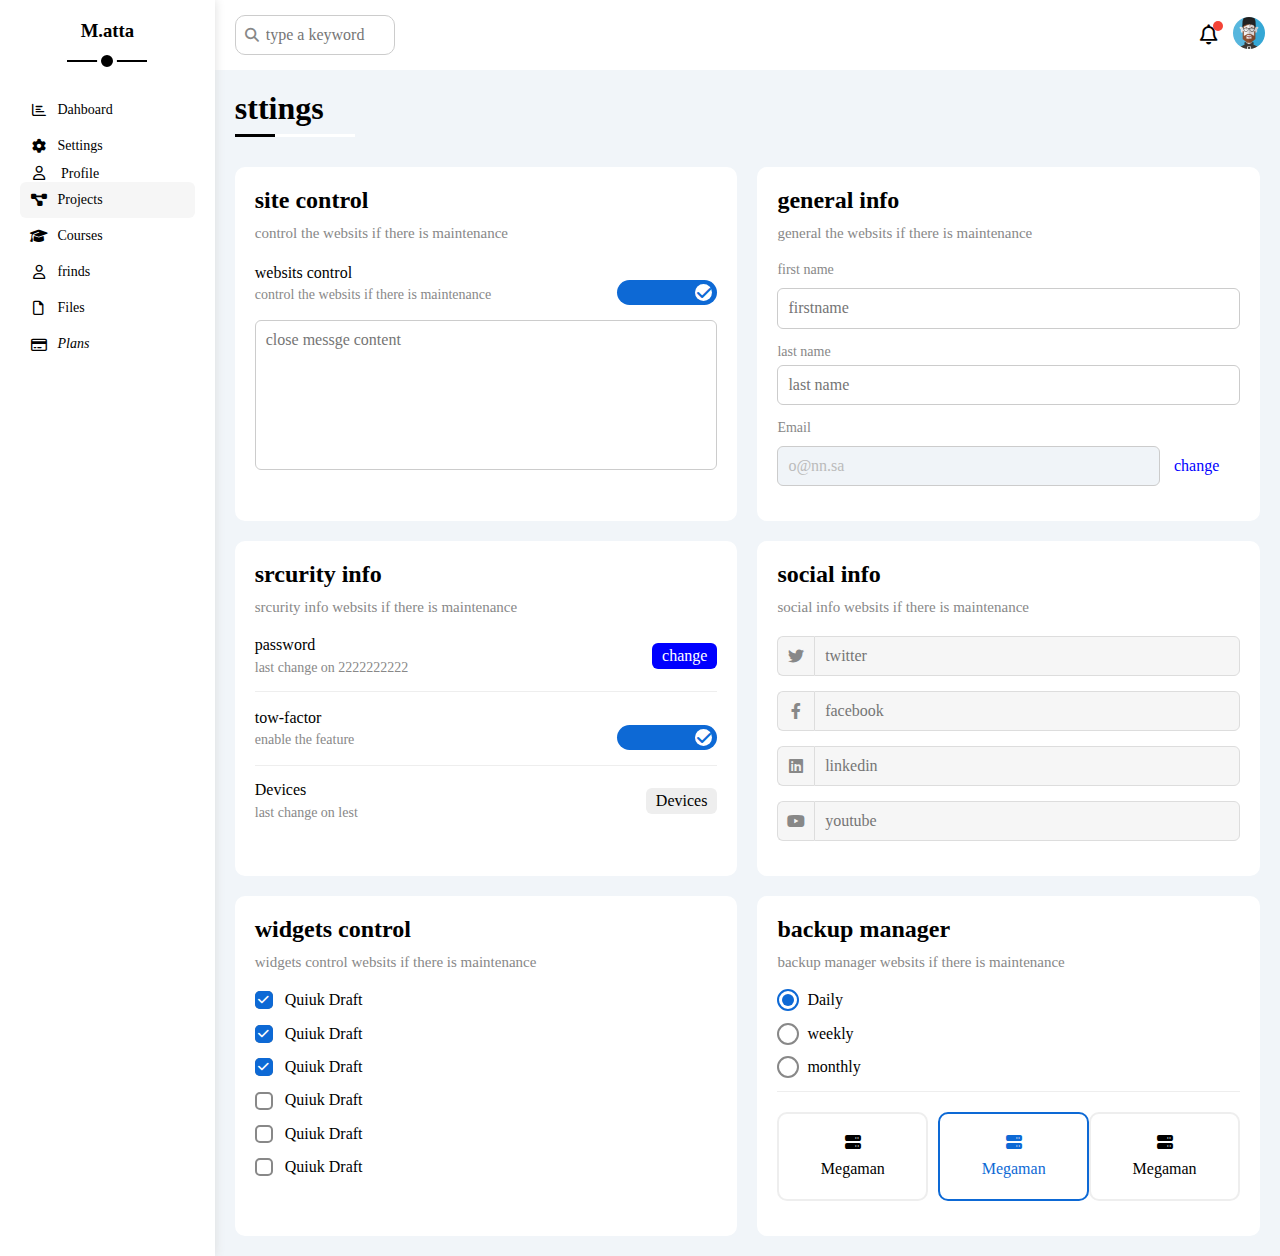
<file: sttings.html>
<!DOCTYPE html>
<html lang="en">
<head>
    <meta charset="UTF-8">
    <meta name="viewport" content="width=device-width, initial-scale=1.0">
    <link rel="stylesheet" href="css/all.min.css">
    <link rel="stylesheet" href="css/fremwork.css">
    <link rel="stylesheet" href="css/master.css">
    <link rel="stylesheet" href="css/normalize.css">
    
    <link rel="preconnect" href="https://fonts.googleapis.com">
    <link rel="preconnect" href="https://fonts.gstatic.com" crossorigin="">
    <link href="https://fonts.googleapis.com/css2?family=Cairo:wght@300;400;700&amp;display=swap" 
    rel="stylesheet">
    <title>M.atta</title>
</head>
<body>
    <div class="page d-flex"> <!--دف الاب للصفحه-->
        <div class="sideber bg-white p-20 p-relative">
            <h3 class="p-relative txt-c mt-0">M.atta</h3>
            <ul>
                <li>
                    <a class="d-flex align-center fs-14 c-black rad-6 p-10" href="index.html">
                        <i class="fa-regular fa-chart-bar fa-fw"></i>
                        <span>Dahboard</span>
                    </a>
                </li>

                <li>
                    <a class="d-flex align-center fs-14 c-black rad-6 p-10" href="Settings.html">
                        <i class="fa-solid fa-gear fa-fw"></i>
                        <span>Settings</span>
                    </a>
                </li>

                <li>
                    <a class= " -flex align-center fs-14 c-black rad-6 p-10" href="Profile.html">
                        <i class="fa-regular fa-user fa-fw"></i>
                        <span>Profile</span>
                    </a>
                </li>

                <li>
                    <a class="active d-flex align-center fs-14 c-black rad-6 p-10" href="Projects.html">
                        <i class="fa-solid fa-diagram-project fa-fw"></i>
                        <span>Projects</span>
                    </a>
                </li>

                <li>
                    <a class="d-flex align-center fs-14 c-black rad-6 p-10" href="Courses.html">
                        <i class="fa-solid fa-graduation-cap fa-fw"></i>
                        <span>Courses</span>
                    </a>
                </li>

                <li>
                    <a class="d-flex align-center fs-14 c-black rad-6 p-10" href="frinds.html">
                        <i class="fa-regular fa-user fa-fw"></i>
                        <span>frinds</span>
                    </a>
                </li>

                <li>
                    <a class="d-flex align-center fs-14 c-black rad-6 p-10" href="Files.html">
                        <i class="fa-regular fa-file fa-fw"></i>
                        <span>Files</span>
                    </a>
                </li>

                <var>
                    <li>
                        <a class= "d-flex align-center fs-14 c-black rad-6 p-10" href="Plans.html">
                            <i class="fa-regular fa-credit-card fa-fw"></i>
                            <span>Plans</span>
                        </a>
                    </li>
                </var>
            </ul>
        </div>


        <div class="content w-full">  <!--دف الابن للصفحه-->
            <!--start head-->
            <div class="head bg-white p-15 between-flex">
                <div class="search p-relative">
                    <input class="p-10" type="search" placeholder="type a keyword">
                </div>
                <div class="icons d-flex align-center">
                    <span class="notification p-relative "><i class="fa-regular fa-bell fa-lg"></i></span>
                    <pan><img src="image/avatar-01.png"></pan>
                </div>
            </div>
            <!--end head-->

            <!--start sttings-->
            <h1 class="p-relative ">sttings</h1>
            <div class="settings-page m-20 d-grid gap-20">
                <!--start stetings-->
                <div class="p-20 bg-white rad-10">
                    <h2 class="mt-0 mb-10">site control</h2>
                    <p class="mt-0 mb-20 c-grey fs-15">control the websits if there is maintenance</p>
                    <div class="mb-15 between-flex">
                        <div>
                            <span>websits control</span>
                            <p class="c-grey mt-5 mb-0 fs-14">control the websits if there is maintenance</p>
                        </div>
                        <div>
                            <label>
                                <input class="toggel-checkbox" type="checkbox" checked>
                                <div class="toggel-switch">
                                </div>
                            </label>
                        </div>
                    </div>
                    <textarea class="colse p-10 rad-6 d-block w-full" placeholder="close messge content"></textarea>
                </div>
                <!--start general info-->
                <div class="p-20 bg-white rad-10">
                <h2 class="mt-0 mb-10">general info</h2>
                <p class="mt-0 mb-20 c-grey fs-15">general the websits if there is maintenance</p>
                <div class="mb-15">
                    <label class="fs-14 c-grey d-block mb-10" for="first">first name</label>
                    <input class="b-none border-ccc p-10 rad-6 d-block w-full" type="text" id="first" placeholder="firstname">
                </div>

                <div class="mb-15">
                    <label class="fs-14 c-grey d-block mb-5" for="last">last name</label>
                    <input class="b-none border-ccc p-10 rad-6 d-block w-full" type="text" id="last" placeholder="last name">
                </div>

                <div class="mb-15">
                    <label class="fs-14 c-grey d-block mb-10" for="Email">Email</label>
                    <input class="email disabled b-none border-ccc p-10 rad-6 d-block w-full" type="Email" id="Email" value="o@nn.sa">
                    <a class="c-blue ml-10" href="#">change</a>
                </div>
                </div>
                <!--start srcurity info-->
               <div class="p-20 bg-white rad-10">
                <h2 class="mt-0 mb-10">srcurity info</h2>
                <p class="mt-0 mb-20 c-grey fs-15">srcurity info websits if there is maintenance</p>
                <div class="sec-box mb-15 between-flex">
                    <div>
                        <span>password</span>
                        <p class="c-grey mt-5 mb-0 fs-14">last change on 2222222222</p>
                    </div>
                    <a class="bottom bg-blue c-white btn-shape" href="#"> change</a>
                </div>

                <div class="sec-box mb-15 between-flex">
                    <div>
                        <span>tow-factor</span>
                        <p class="c-grey mt-5 mb-0 fs-14">enable the feature</p>
                    </div>
                    <label>
                        <input class="toggel-checkbox" type="checkbox" checked>
                        <div class="toggel-switch">
                        </div>
                    </label>
                </div>

                <div class="sec-box between-flex">
                    <div>
                        <span>Devices</span>
                        <p class="c-grey mt-5 mb-0 fs-14">last change on lest</p>
                    </div>
                    <a class= "bg-eee c-black btn-shape" href="#">Devices</a>
                </div>
            </div>
        <!--start srcurity info-->
        <div class="social-boxs p-20 bg-white rad-10">
        <h2 class="mt-0 mb-10">social info</h2>
        <p class="mt-0 mb-20 c-grey fs-15">social info websits if there is maintenance</p>
        <div class="d-flex align-center mb-15">
            <i class="fa-brands fa-twitter center-flex c-grey"></i>
            <input class="w-full" type="text" placeholder="twitter">
        </div>

        <div class="d-flex align-center mb-15">
            <i class="fa-brands fa-facebook-f center-flex c-grey"></i>
            <input class="w-full" type="text" placeholder="facebook">
        </div>

        <div class="d-flex align-center mb-15">
            <i class="fa-brands fa-linkedin center-flex c-grey"></i>
            <input class="w-full" type="text" placeholder="linkedin">
        </div>

        <div class="d-flex align-center mb-15">
            <i class="fa-brands fa-youtube center-flex c-grey"></i>
            <input class="w-full" type="text" placeholder="youtube">
        </div>
        </div>

                <!--start widgets control-->
                <div class="widgets p-20 bg-white rad-10">
                <h2 class="mt-0 mb-10">widgets control</h2>
                <p class="mt-0 mb-20 c-grey fs-15">widgets control websits if there is maintenance</p>
                <div class="control d-flex align-center mb-15">
                    <input type="checkbox" id="one" checked>
                    <label for="one"> Quiuk Draft</label>
                </div>
                <div class="control d-flex align-center mb-15">
                    <input type="checkbox" id="tow" checked>
                    <label for="tow"> Quiuk Draft</label>
                </div>
                <div class="control d-flex align-center mb-15">
                    <input type="checkbox" id="fore" checked>
                    <label for="fore"> Quiuk Draft</label>
                </div>
                <div class="control d-flex align-center mb-15">
                    <input type="checkbox" id="fiev">
                    <label for="fiev"> Quiuk Draft</label>
                </div>
                <div class="control d-flex align-center mb-15">
                    <input type="checkbox" id="six">
                    <label for="six"> Quiuk Draft</label>
                </div>
                <div class="control d-flex align-center mb-15">
                    <input type="checkbox" id="seven">
                    <label for="seven"> Quiuk Draft</label>
                </div>
                </div>

                <!--start backup manager-->
             <div class="backup p-20 bg-white rad-10">
             <h2 class="mt-0 mb-10">backup manager</h2>
            <p class="mt-0 mb-20 c-grey fs-15">backup manager websits if there is maintenance</p>
            <div class="data d-flex align-center mb-15">
                <input type="radio" name="time" id="Daily" checked>
                <label for="Daily"> Daily</label>
            </div>

            <div class="data d-flex align-center mb-15">
                <input type="radio" name="time" id="weekly" >
                <label for="weekly"> weekly</label>
            </div>

            <div class="data d-flex align-center mb-15">
                <input type="radio" name="time" id="monthly" >
                <label for="monthly"> monthly</label>
            </div>
            <div class="servers d-flex align-center txt-c">
                    <input type="radio" name="servers" id="server-one">
                    <div class="server mb-15 rad-10 w-full">
                        <label class="d-block m-20" for="server-one">
                            <i class="fa-solid fa-server d-block mb-10"></i>
                            Megaman
                        </label>
                    </div>
                    <input type="radio" name="servers" id="server-tow" checked>
                    <div class="server mb-15 rad-10 ml-10 w-full">
                        <label class="d-block m-20" for="server-tow">
                            <i class="fa-solid fa-server d-block mb-10"></i>
                            Megaman
                        </label>
                    </div>

                    <input type="radio" name="servers" id="server-three">
                    <div class="server mb-15 rad-10 w-full">
                        <label class="d-block m-20" for="server-three">
                            <i class="fa-solid fa-server d-block mb-10"></i>
                            Megaman
                        </label>
                    </div>
            </div>
            </div>
            </div><!--نهايه دف الجرد-->
        </div>  <!-- نهايه دف الابن للصفحه-->
    </div> <!-- نهايه دف الاب للصفحه -->
</body>
</html>
</file>
<file: css/fremwork.css>
:root{
    --blue-color:#0075ff;
    --blue-color:#0d69d5;
    --orange-color:#f59e0b;
    --green-color:#22c55e;
    --red-color:#f44336;
    --grey-color:#888;
}
/**/
.d-block {
    display: block;
}
.d-flex {
    display: flex;
}
.f-wrap {
    flex-wrap: wrap;
}
.align-center {
    align-items: center;
}
.space-between {
    justify-content: space-between;
}
@media (max-width: 767px) {
    .block-mobile{
        display: block;
    }
    .hide-mobil {
        display: none;
    }
}
/**/
.p-10 {
    padding: 10px;
}
.p-15 {
    padding: 15px;
}
.pt-15 {
    padding: 15px;
}
.pt-20 {
    padding-top: 20px;
}
.pb-10 {
    padding-bottom: 10px;
}
.pb-15 {
    padding: 15px;
}
.pl-15 {
    padding-left: 15px;
}
.p-20 {
    padding: 20px;
}
.m-20 {
    margin: 20px;
}
.m-0 {
    margin: 0;
}
.ml-10 {
    margin-left: 10px;
}
.mt-0 {
    margin-top: 0;
}
.mt-10 {
    margin-top: 10px;
}
.mt-5 {
    margin-top: 5px;
}
.mt-15 {
    margin-top: 15px;
}
.mt-20 {
    margin-top: 20px;
}
.mt-25 {
    margin-top: 25px;
}
.mr-10 {
    margin-right: 10px;
}
.mr-15 {
    margin-right: 15px;
}
.mb-0 {
    margin-bottom: 0;
}
.mb-5 {
    margin-bottom: 5px;
}
.mb-10 {
    margin-bottom: 10px;
}
.mb-15 {
    margin-bottom: 15px;
}
.mb-20 {
    margin-bottom: 20px;
}
/**/
.bg-white {
    background-color: white;
}
.bg-eee {
    background-color: #eee;
}
.bg-blue {
    background-color: blue;
}
.bg-orange {
    background-color: orange;
}
.bg-green {
    background-color: green;
}
.bg-red {
    background-color: red;
}
.c-black {
    color: black;
}
.c-white {
    color: white;
}
.c-blue {
    color: blue;
}
.c-green {
    color: green;
}
.c-orange {
    color: orange;
}
.c-grey {
    color: var(--grey-color);
}
.c-red {
    color: red;
}
/**/
.p-relative {
    position: relative;
}
.p-absolute {
    position: absolute;
}
/**/
.txt-c {
    text-align: center;
}
@media (max-width: 767px) {
    .txt-c-mobile {
        text-align: center;
    }
}
.fs-14 {
    font-size: 14px;
}
.fs-15 {
    font-size: 15px;
}
.fs-25 {
    font-size: 25px;
}
.fw-bold {
    font-weight: bold;
}
/**/
.rad-6 {
    border-radius: 6px;
}
.rad-10 {
    border-radius: 10px;
}
.b-none {
    border: none;
}
.border-ccc {
    border: 1px solid #ccc;
}
.border-eee {
    border: 1px solid #eee;
}
.rad-half {
    border-radius: 50%;
}
/*start componts*/
.between-flex {
    display: flex;
    align-items: center;
    justify-content: space-between;
}
.btn-shape {
    padding: 4px 10px;
    border-radius: 6px;
}
.center-flex {
    display: flex;
    align-items: center;
    justify-content: center;
}
/*end componts*/
/**/
.w-100 {
    width: 100px;
}
.h-100 {
    height: 100px;
}
.w-full {
    width: 100%;
}
.w-fit {
    width: fit-content;
}
.h-full {
    height: 100%;
} 
/**/
.d-grid {
    display: grid;
}
.gap-20 {
    gap: 20px;
}
/**/
/**/
/**/
/**/
/**/
/**/
/**/
/**/
/**/
/**/
/**/
/**/
/**/
/**/
/**/
</file>
<file: css/master.css>
* {
    box-sizing: border-box;
}
body {
    font-family: "open sans","sans-serif";
    margin: 0;
}
:focus {
    outline: none;
}
a {
    text-decoration: none;
}
:root{
    --blue-color:#0075ff;
    --blue-color:#0d69d5;
    --orange-color:#f59e0b;
    --green-color:#22c55e;
    --red-color:#f44336;
    --grey-color:#888;
}
.page {
    background-color: #f1f5f9;
    min-height: 100vh;
}
ul {
    list-style: none;
    padding: 0;
}
::-webkit-scrollbar{
    width: 15px;
}
::-webkit-scrollbar-track{
background-color: white;
}
::-webkit-scrollbar-thumb{
    background-color: var(--blue-color);
}
::-webkit-scrollbar-thumb:hover{
    background-color: var(--blue-color);
}
/*start sideber*/
.sideber {
width: 250px;
box-shadow: 0 0 10px #ddd;
}
.sideber > h3 {
margin-bottom: 50px;
}
.sideber > h3::before,
.sideber > h3::after  {
    content: "";
    position: absolute;
    background-color: black;
    left: 50%;
    transform: translateX(-50%);
}
.sideber > h3::before{
width: 80px;
height: 2px;
bottom: -20px;
}
.sideber > h3::after {
    bottom: -29px;
    width: 12px;
    height: 12px;
    border-radius: 50%;
    border: 4px solid white;
}
.sideberul li a {
transition: 0.3s;
margin-bottom: 5px;
}
.sideber ul li a:hover,
.sideber ul li a.active {
    background-color: #f6f6f6;
}
.sideber span {
    font-size: 14px;
    margin-left: 10px;
}
@media (max-width: 767px) {
    .sideber {
        width: 58px;
        padding: 10px;
    }
    .sideber > h3 {
        font-size: 13px;
        margin-bottom: 15px;
}
.sideber > h3::before,
.sideber > h3::after{
display: none;
}
    .sideber ul li a span {
        display: none;
    }
}
/* end sideber*/
/*start content*/
.content{
overflow: hidden;
}
.content .head .search::before{
    font-family: var(--fa-style-family-classic);
    content: "\f002";
    font-weight: 900;
    position: absolute;
    left: 15px;
    top: 50%;
    transform: translateY(-50%);
    font-size: 14px;
    color: var(--grey-color);
}
.content .head .search input{
    border: 1px solid #ccc;
    border-radius: 10px;
    margin-left: 5px;
    padding-left: 30px;
    width: 160px;
    transition: width 0.3s;
}
.content .head .search input:focus{
width: 200px;
}
.content .head .search input:focus::placeholder{
    opacity: 0;
}
.content .icons .notification::before {
content: "";
position: absolute;
width: 10px;
height: 10px;
border-radius: 50%;
background-color: var(--red-color);
right: -5px;
top: -5px;
}
.content .icons img {
    width: 32px;
    height: 32px;
    margin-left: 15px;
    border-radius: 50%;
}
.page h1 {
    margin: 20px 20px 40px;
}
.page h1::before,
.page h1::after {
content: "";
height: 3px;
position: absolute;
bottom: -10px;
left: 0;
}
.page h1::before {
    background-color:white;
    width: 120px;
}
.page h1::after {
    background-color: black;
    width: 40px;
}

.wrapper {
    grid-template-columns: repeat(auto-fill,minmax(450px, 1fr));
    margin-left: 20px;
    margin-right: 20px;
}
@media (max-width: 767px) {
    .wrapper {
        grid-template-columns: minmax(200px, 1fr);
        margin-left: 10px;
        margin-right: 10px;
        gap: 10px;
    }
}

/*end content*/
/*start welcom*/
.welcome {
    overflow: hidden;
}
.welcome .intio img {
    width: 200px;
    margin-bottom: -10px;
}
.welcome .avatar {
    width: 64px;
    height: 64px;
    border-radius: 50%;
    border: 2px solid white;
    padding: 2px;
    box-shadow: 0 0 5px #eee;
    margin-left: 20px;
    margin-top: -32px;

}
.welcome .body {
    border-top: 1px solid #eee;
    border-bottom: 1px solid #eee;
}
.welcome .body > div{
    flex: 1;
}
.welcome .visit{
margin: 0px 15px 15px auto;
transition: 0.3s;
}
.welcome .visit:hover{
background-color: var(--green-color);
}
@media (max-width:767px) {
    .welcome .intio {
        padding-bottom: 30px;
    }
    .welcome .avatar {
        margin-left: 0;
    }
    .welcome .body > div:not(:last-child) {
       margin-bottom: 20px;
    }
}
/*end welcom*/
/*start Quick*/
.Quick textarea {
resize: none;
min-height: 180px;
}
.Quick .save {
    margin-left: auto;
    transition: 0.3s;
    cursor: pointer;
}
.Quick .save:hover {
background-color: var(--green-color);
}
/*end Quick*/
/*start targets*/

.targets .targets-row .icon {
    width: 80px;
    height: 80px;
    margin-right: 15px;
}
.targets .details{
    flex: 1;
}
.targets .details .progress {
height: 4px;
}
.targets .details .progress > span {
position: absolute;
left: 0;
top: 0;
height: 100%;
}
.targets .details .progress > span span {
position: absolute;
bottom: 16px;
right: -16px;
color: white;
padding: 2px 5px;
border-radius: 6px;
font-size: 13px;
}
.targets .details .progress > span span::before {
    content: "";
}
.targets .details .progress > span span::after {
    content: "";
    border-color: transparent;
    border-width: 5px;
    border-style: solid;
    position: absolute;
    bottom: -10px;
    left: 50%;
    transform: translateX(-50%);
}
.targets .details .progress > .blue span::after{
    border-top-color: var(--blue-color);
}
.targets .details .progress > .orange span::after{
    border-top-color: var(--orange-color);
}
.targets .details .progress > .green span::after {
    border-top-color: var(--green-color);
}
.blue .icon,
.blue .progress {
    background-color: rgb(0 117 255/20%);
}
.orange .icon,
.orange .progress {
    background-color: rgb(245 158 11/20%);
}
.green .icon,
.green .progress {
    background-color: rgb(34 197 94/20%);
}
/*end targets*/

.tickets .box{
border: 1px solid #ccc;
width: calc(50% - 10px);
}
@media (max-width:767px) {
    .tickets .box{
width: 100%;
    }
}




.latest .new:not(:last-of-type){
margin-bottom: 20px;
padding-bottom: 20px;
border-bottom: 1px solid #eee;
}

.latest img {
    width: 100px;
    border-radius: 6px;
    margin-right: 15px;
}
.latest .new .info {
    flex-grow: 1;
}
.latest .new .info h3 {
    margin: 0 0 5px;
    font-size: 16px;
}
@media (max-width: 767px) {
    .latest .new {
        display: block;
    }
    .latest .new .label {
        display: block;
        margin: 10px auto;
    }
}





.tasts .tast-row:not(:last-of-type){
    margin-bottom: 15px;
    padding-bottom: 15px;
    border-bottom: 1px solid #eee;
    }
    .tasts .info{
        flex-grow: 1;
        margin-bottom: 63px;
    }
    .tasts .done{
        opacity: 0.3;
    }
    .tasts .done h3,
    .tasts .done p{
        text-decoration: line-through;
    }
.tasts .delete{
    cursor: pointer;
    transition: 0.3s;
}
.tasts .delete:hover{
    color: var(--red-color);
}





.uploads ul li:not(:last-child){
    border: 1px solid #eee;
}
.uploads ul li img{
    width: 40px;
    height: 40px;
}







.project ul::before{
    content: "";
    position: absolute;
    left: 10px;
    width: 2px;
    height: 100%;
    background-color: var(--blue-color);
}
.project ul li::before{
    content: "";
    position: absolute;
    width: 20px;
    height: 20px;
    display: block;
    border-radius: 50%;
    background-color: white;
    border: 2px solid white;
    outline: 2px solid var(--blue-color);
    margin-right: 15px;
    z-index: 1;
}
.project ul li.done::before{
    background-color: var(--blue-color);
}
.project ul li.current::before{
    animation: change-color 0.8s infinite alternate;
}
@keyframes change-color {
    from {
background-color: var(--blue-color);
    }
    to{
background-color: white;
    }
}
.project .icon {
position: absolute;
width: 160px;
right: 0;
bottom: 0;
opacity: 0.3;
}






.reminders ul li .key{
    width: 15px;
    height: 15px;
}
.reminders ul li > .blue {
    border-left: 2px solid var(--blue-color);
}
.reminders ul li > .green {
    border-left: 2px solid var(--green-color);
}
.reminders ul li > .orange {
    border-left: 2px solid var(--orange-color);
}
.reminders ul li > .red {
    border-left: 2px solid var(--red-color);
}







.post .avatar{
    width: 48px;
    height: 48px;
    border-radius: 50%;
}

.post .post-content{
    text-transform: capitalize;
    line-height: 1.8;
    border-top: 1px solid #eee;
    border-bottom: 1px solid #eee;
    min-height: 140px;
}







.socail .box{
    padding-left: 70px;
}
.socail .box i{
    position: absolute;
    left: 0;
    top: 0;
    width: 52px;
    transition: 0.3s;
}
.socail .box i:hover {
    transform: rotate(5deg);
}
.socail .twitter {
    background-color: rgb(29 161 242 / 20%);
    color: #1da1f2;
}
.socail .twitter i,
.socail .twitter a {
    background-color: #1da1f2;
}

.socail .facebook {
    background-color: rgb(24 119 242 / 20%);
    color: #1877f2;
}
.socail .facebook i,
.socail .facebook a {
    background-color: #1877f2;
}

.socail .youtube {
    background-color: rgb(255 0 0 / 20%);
    color: #ff0000;
}
.socail .youtube i,
.socail .youtube a {
    background-color: #ff0000;
}

.socail .linkedin {
    background-color: rgb(0 119 181 / 20%);
    color: #0077b5;
}
.socail .linkedin i,
.socail .linkedin a {
    background-color: #0077b5;
}













.progect .responsive-table {
    overflow-x: auto;
}
.progect table {
    min-width: 1000px;
    border-spacing: 0;
}
.progect thead td {
    background-color: #eee;
    font-weight: bold;
}
.progect table td {
padding: 15px;
}
.progect tbody td {
    border-bottom: 1px solid #eee;
    border-left: 1px solid #eee;
    transition: 0.3s;
}
.progect tbody tr:hover td {
    background-color: #faf7f7;
}
.progect table tbody tr td:last-child {
border-right: 1px solid #eee;
}
.progect table img {
    width: 32px;
    height: 32px;
    border-radius: 50%;
    padding: 2px;
    background-color: white;
}
.progect table img:not(:first-child) {
    margin-left: -20px;
}













/*                              start settings                                                  */
.settings-page {
    grid-template-columns: repeat(auto-fill, minmax(450px, 1fr));
}
@media (max-width: 767px) {
    .settings-page {
        grid-template-columns: minmax(100px, 1fr);
        margin-left: 10px;
        margin-right: 10px;
        gap: 10px;
    }
}

.toggel-checkbox {
-webkit-appearance: none;
appearance: none;
}
.toggel-switch {
background-color: #ccc;
width: 78px;
height: 32px;
border-radius: 15px;
position: relative;
transition: 0.3s;
cursor: pointer;
}
.toggel-switch::before {
    font-family: var(--fa-style-family-classic);
    content: "\f00d";
    font-weight: 900;
    background-color: white;
    width: 24px;
    height: 24px;
    position: absolute;
    border-radius: 50%;
    top: 4px;
    left: 4px;
    display: flex;
    justify-content: center;
    align-items: center;
    color: #aaa;
    transition: 0.3s;
}
.toggel-checkbox:checked + .toggel-switch {
background-color: var(--blue-color);
}
.toggel-checkbox:checked + .toggel-switch::before {
    content: "\f00c";
    left: 63%;
color: var(--blue-color);
}

.settings-page .colse{
    border: 1px solid #ccc;
    resize: none;
    min-height: 150px;
}
.settings-page .email {
    display: inline-flex;
    width: calc(100% - 80px);
}
.settings-page .disabled {
    cursor: no-drop;
    background-color: #f0f4f8;
    color: #bbb;
}

.settings-page .sec-box {
    padding-bottom: 15px;
}
.settings-page .sec-box:not(:last-of-type) {
    border-bottom: 1px solid #eee;
}
.settings-page .social-boxs i{
width: 40px;
height: 40px;
background-color: #f6f6f6;
border: 1px solid #ddd;
border-right: none;
border-radius: 6px 0 0 6px;
transition: 0.3s;
}
.settings-page .social-boxs input{
    height: 40px;
    background-color: #f6f6f6;
    border: 1px solid #ddd;
    padding-left: 10px;
    border-radius: 0 6px 6px 0;
}
.settings-page .social-boxs > div:focus-within i{
    background-color: black;
}

.widgets .control input[type="checkbox"] {
    -webkit-appearance: none;
    appearance: none;
}
.widgets .control label {
    padding-left: 30px;
    cursor: pointer;
    position: relative;
}
.widgets .control label::before{
    content: "";
    position: absolute;
    left: 0;
    top: 50%;
    width: 14px;
    height: 14px;
    border-radius: 5px;
    border: 2px solid var(--grey-color);
    margin-top: -9px;
}
.widgets .control label:hover::before{
border-color: var(--blue-color);
}
.widgets .control label::after {
    font-family: var(--fa-style-family-classic);
    content: "\f00c";
    font-weight: 900;
    position: absolute;
    left: 0;
    top: 50%;
    margin-top: -9px;
    background-color: var(--blue-color);
    color: white;
    font-size: 12px;
    width: 18px;
    height: 18px;
    border-radius: 5px;
    display: flex;
    justify-content: center;
    align-items: center;
    transform: scale(0) rotate(360deg);
    transition: 0.3s;
}
.widgets .control input[type="checkbox"]:checked + label::after {
    transform: scale(1);
}

.backup input[type="radio"]{
-webkit-appearance: none;
appearance: none;
}
.backup .data label {
    padding-left: 30px;
    cursor: pointer;
    position: relative;
}
.backup .data label::before {
content: "";
position: absolute;
top: 50%;
left: 0;
margin-top: -11px;
width: 18px;
height: 18px;
border: 2px solid var(--grey-color);
border-radius: 50%;
}
.backup .data label::after {
    content: "";
    position: absolute;
    top: 3px;
    left: 5px;
    width: 12px;
    height: 12px;
    background-color: var(--blue-color);
    border-radius: 50%;
transition: 0.3s;
transform: scale(0);
}
.backup .data input[type="radio"]:checked + label::before{
border-color: var(--blue-color);
}
.backup .data input[type="radio"]:checked + label::after{
transform: scale(1);
}
.backup .servers {
border-top: 1px solid #eee;
padding-top: 20px;
}
@media (max-width: 767px) {
    .backup .servers {
flex-wrap: wrap;
    }
}
.backup .servers .server{
border: 2px solid #eee;
position: relative;
}
.backup .servers .server label{
cursor: pointer;
}
.backup .servers input[type="radio"]:checked + .server{
border-color: var(--blue-color);
color: var(--blue-color);
}
/*                               end settings                                                  */


/*                              start potfile                                                  */
@media (max-width: 767px) {
    .Profile .overviwe{
        flex-direction: column;
        }
}
.Profile .overviwe label{
    display: flex;
    align-items: center;
    justify-content: center;
}

.toggel-switch {
    width: 100px;
    height: 25px;
}
.toggel-switch::before {
    width: 17px;
    height: 17px;
}
.toggel-checkbox:checked + .toggel-switch::before {
    left: 78%;
}
.Profile .avatar{
width: 300px;
border: 1px solid #eee;
}
@media (min-width:786px) {
    .Profile .avatar{
        border: 1px solid #eee;
        }
}
.Profile .avatar img{
    width: 120px;
    height: 120px;
}
.Profile .avatar .level{
height: 6px;
overflow: hidden;
margin: auto;
width: 70%;
}
.Profile .avatar .level span{
position: absolute;
left: 0;
top: 0;
height: 100%;
background-color: var(--blue-color);
border-radius: 6px;
}
.Profile .info .box{
flex-wrap: wrap;
border-bottom: 1px solid #eee;
transition: 0.3s;
}
.Profile .info .box:hover{
    background-color: #f9f9f9;
}
.Profile .info .box > div{
    min-width: 250px;
    padding: 10px 0 0;
}

.Profile .info .box h4{
    font-weight: normal;
}
@media (max-width: 767px) {
    .Profile .info .toggel-switch {
        margin: auto;
    }
}



@media (max-width: 767px) {
    .Profile .other-data{
    flex-direction: column;
    }
}
.Profile .skills-card {
    flex-grow: 1;
}
.Profile .skills-card ul li{
    padding: 15px 0;
    }
.Profile .skills-card ul li:not(:last-child) {
border-bottom: 1px solid #eee;
}
.Profile .skills-card ul li span{
display: inline-flex;
padding: 4px 10px;
background-color: #eee;
border-radius: 6px;
font-size: 14px;
}
.Profile .skills-card ul li span:not(:last-child) {
    margin-right: 5px;
}
.Profile .activities{
    flex-grow: 2;
}
.Profile .activities .activitiy:not(:last-child){
    border-bottom: 1px solid #eee;
    padding-bottom: 20px;
    margin-bottom: 20px;
}
.Profile .activitiy img {
    width: 64px;
    height: 64px;
    border-radius: 50%;
    margin-right: 10px;
}
@media (min-width: 768px) {
    .Profile .activitiy .data {
margin: auto;
text-align: right;
flex-grow: 1;
    }
}
@media (max-width: 767px) {
    .Profile .activitiy {
flex-direction: column;
    }
    .Profile .activitiy img {
margin-left: 0;
margin-bottom: 15px;
    }
    .Profile .activitiy .data {
margin-top: 15px;
    }
}






/*                              start progects                                                  */

.progects {
    grid-template-columns: repeat(auto-fill, minmax(500px, 1fr));
}
@media (max-width: 767px) {
    .progects {
        grid-template-columns: minmax(200px, 1fr);
        margin-left: 10px;
        margin-right: 10px;
        gap: 10px;
    }
}

.progects .progect .data{
position: absolute;
right: 10px;
top: 10px;
}
.progects .progect h4{
    font-weight: normal;
}
.progects .progect .team {
    position: relative;
    min-height: 80px;
}
.progects .progect .team a{
    position: absolute;
    left: 0;
    bottom: 0;
}
.progects .progect .team a:nth-child(2){
left: 25px;
}
.progects .progect .team a:nth-child(3){
    left: 50px;
}
.progects .progect .team a:nth-child(4){
    left: 75px;
}
.progects .progect .team a:nth-child(5){
    left: 100px;
}
.progects .progect .team a:hover{
    z-index: 1000;
}
.progects .progect .team a img{
    width: 40px;
    height: 40px;
    border-radius: 50%;
    border: 2px solid white;
}
@media (max-width: 767px) {
    .progects .progect .do{
        flex-direction: column;
        }
}
.progects .progect .do{
justify-content: flex-end;
border-top: 1px solid #eee;
padding-top: 15px;
margin-top: 15px;
}
.progects .progect .do span{
padding: 3px 8px;
margin-left: 5px;
width: fit-content;
}
@media (max-width: 767px) {
    .progects .progect .do span:not(:last-child){
        margin-bottom: 15px;
        }
}
.progects .progect .info{
border: 1px solid #eee;
margin-top: 15px;
padding-top: 15px;
}
@media (max-width: 767px) {
    .progects .progect .info {
        flex-direction: column;
    }
}
.progects .progect .prog{
    height: 8px;
    width: 260px;
    position: relative;
    border-radius: 6px;
}
@media (max-width: 767px) {
    .progects .progect .prog {
        margin-bottom: 15px;
    }
}
.progects .progect .prog span{
    position: absolute;
    left: 0;
    top: 0;
    height: 100%;
    border-radius: 6px;
}




/*                              start courses                                                  */

.courses {
    grid-template-columns: repeat(auto-fill, minmax(300px, 1fr));
}
@media (max-width: 767px) {
    .courses {
        grid-template-columns: minmax(200px, 1fr);
        margin-left: 10px;
        margin-right: 10px;
        gap: 10px;
    }
}

.courses .course {
    overflow: hidden;
}
.courses .course .cover {
max-width: 100%;
}
.courses .course .instructor {
position: absolute;
width: 64px;
height: 64px;
border-radius: 50%;
left: 20px;
top: 20px;
border: 2px solid white;
}
.courses .course .dascription {
    line-height: 1.7;
}
.courses .course .info {
border: 1px solid #eee;
font-size: 13px;
}
.courses .course .info  .title{
    position: absolute;
    left: 50%;
    transform: translateX(-50%);
    font-size: 13px;
top: -13px;
height: 27px;
}


/*                              start frinds                                                  */

.frinds {
    grid-template-columns: repeat(auto-fill, minmax(300px, 1fr));
}
@media (max-width: 767px) {
    .frinds {
        grid-template-columns: minmax(200px, 1fr);
        margin-left: 10px;
        margin-right: 10px;
        gap: 10px;
    }
}
.frinds .contact {
position: absolute;
left: 10px;
top:10px
}

.frinds .contact i {
background-color: #eee;
padding: 10px;
border-radius: 50%;
color: #666;
font-size: 13px;
cursor: pointer;
transition: 0.3s;
}

.frinds .contact i:hover {
background-color: var(--blue-color);
color: white;
}
.frinds .frind .icons{
    border-top: 1px solid #eee;
    border-bottom: 1px solid #eee;
    margin-top: 15px;
    margin-bottom: 15px;
    padding-top:15px ;
    padding-bottom:15px ;
}
.frinds .frind .icons i{
    margin-right: 5px;
}
.frinds .frind .icons .vip{
    position: absolute;
    right: 0;
    top: 50%;
    transform: translateY(-50%);
    font-size: 40px;
    opacity: 0.2;
}

/*                              start files                                                  */
.files {
    flex-direction: row-reverse;
    align-items: flex-start;
}
@media (max-width: 767px) {
    .files {
        flex-direction: column;
        align-items: normal;
    }
}
.files .file {
    min-width: 260px;
}
.files .mmm{
    margin-left: 30px;
}
@media (max-width: 767px) {
    .files .mmm{
        margin-left: 0;
    }
}
.files .file .icon{
    width: 40px;
    height: 40px;
    margin-right: 10px;
}
.files .file .size{
    margin-left: auto;
}
.files .file .blue{
    background-color: rgb(0 117 255 / 20%);
}
.files .file .green{
    background-color: rgb(34 197 94 / 20%);
}
.files .file .red{
    background-color: rgb(244 67 54 / 20%);
}
.files .file .orange{
    background-color: rgb(245 158 11 / 20%);
}
.files .file .upload{
    margin: 15px auto 0;
    padding: 10px 15px;
    transition: 0.3s;
}
.files .file .upload:hover{
background-color: var(--green-color);
}
.files .file .upload i{
    animation: go-up 0.8s infinite;
}
@keyframes go-up {
    0%, 100% {
transform: translateY(0);
    }
    50% {
        transform: translateY(-5px);
    }
}


.files .file-content {
flex: 1;
grid-template-columns: repeat(auto-fill, minmax(200px, 1fr));
}
.files .file-content img {
    width: 64px;
    height: 64px;
    transition: 0.3s;
}
.files .file-content .file:hover img {
    transform: rotate(5deg);
}
.files .file-content .info {
    border-top: 1px solid #eee;
    padding-top: 10px;
}
.file p{
        margin-top: 30px;
}


/*                              start plans                                                  */
.plans-page {
    grid-template-columns: repeat(auto-fill, minmax(450px, 1fr));
}
@media (max-width: 767px) {
    .plans-page{
        grid-template-columns: minmax(250px, 1fr);
        margin-left: 10px;
        margin-right: 10px;
        gap: 10px;
    }
}

.plans-page .plan .top{
border: 3px solid white;
outline: 3px solid transparent;
}
.plans-page .plan.green .top{
outline-color: var(--green-color);
}
.plans-page .plan.blue .top{
    outline-color: var(--blue-color);

}
.plans-page .plan.orange .top{
    outline-color: var(--orange-color);

}
.plans-page .plan .price {
position: relative;
font-size: 40px;
width: fit-content;
margin: auto;
}

.plans-page .plan .price span{
    position: absolute;
    left: -20px;
    top: 0;
    font-size: 25px;
}
.plans-page .plan ul li {
    padding: 15px 0;
    display: flex;
    align-items: center;
    font-size: 15px;
    border: 1px solid #eee;
}
.plans-page .plan ul li .yes{
    color: var(--green-color);
}
.plans-page .plan ul li i:not(.yes, .help){
    color: var(--red-color);
}
.plans-page .plan ul li i:first-child {
    font-size: 18px;
    margin-right: 5px;
}
.plans-page .plan ul li .help {
    color: var(--green-color);
    margin-left: auto;
    cursor: pointer;
}
</file>
